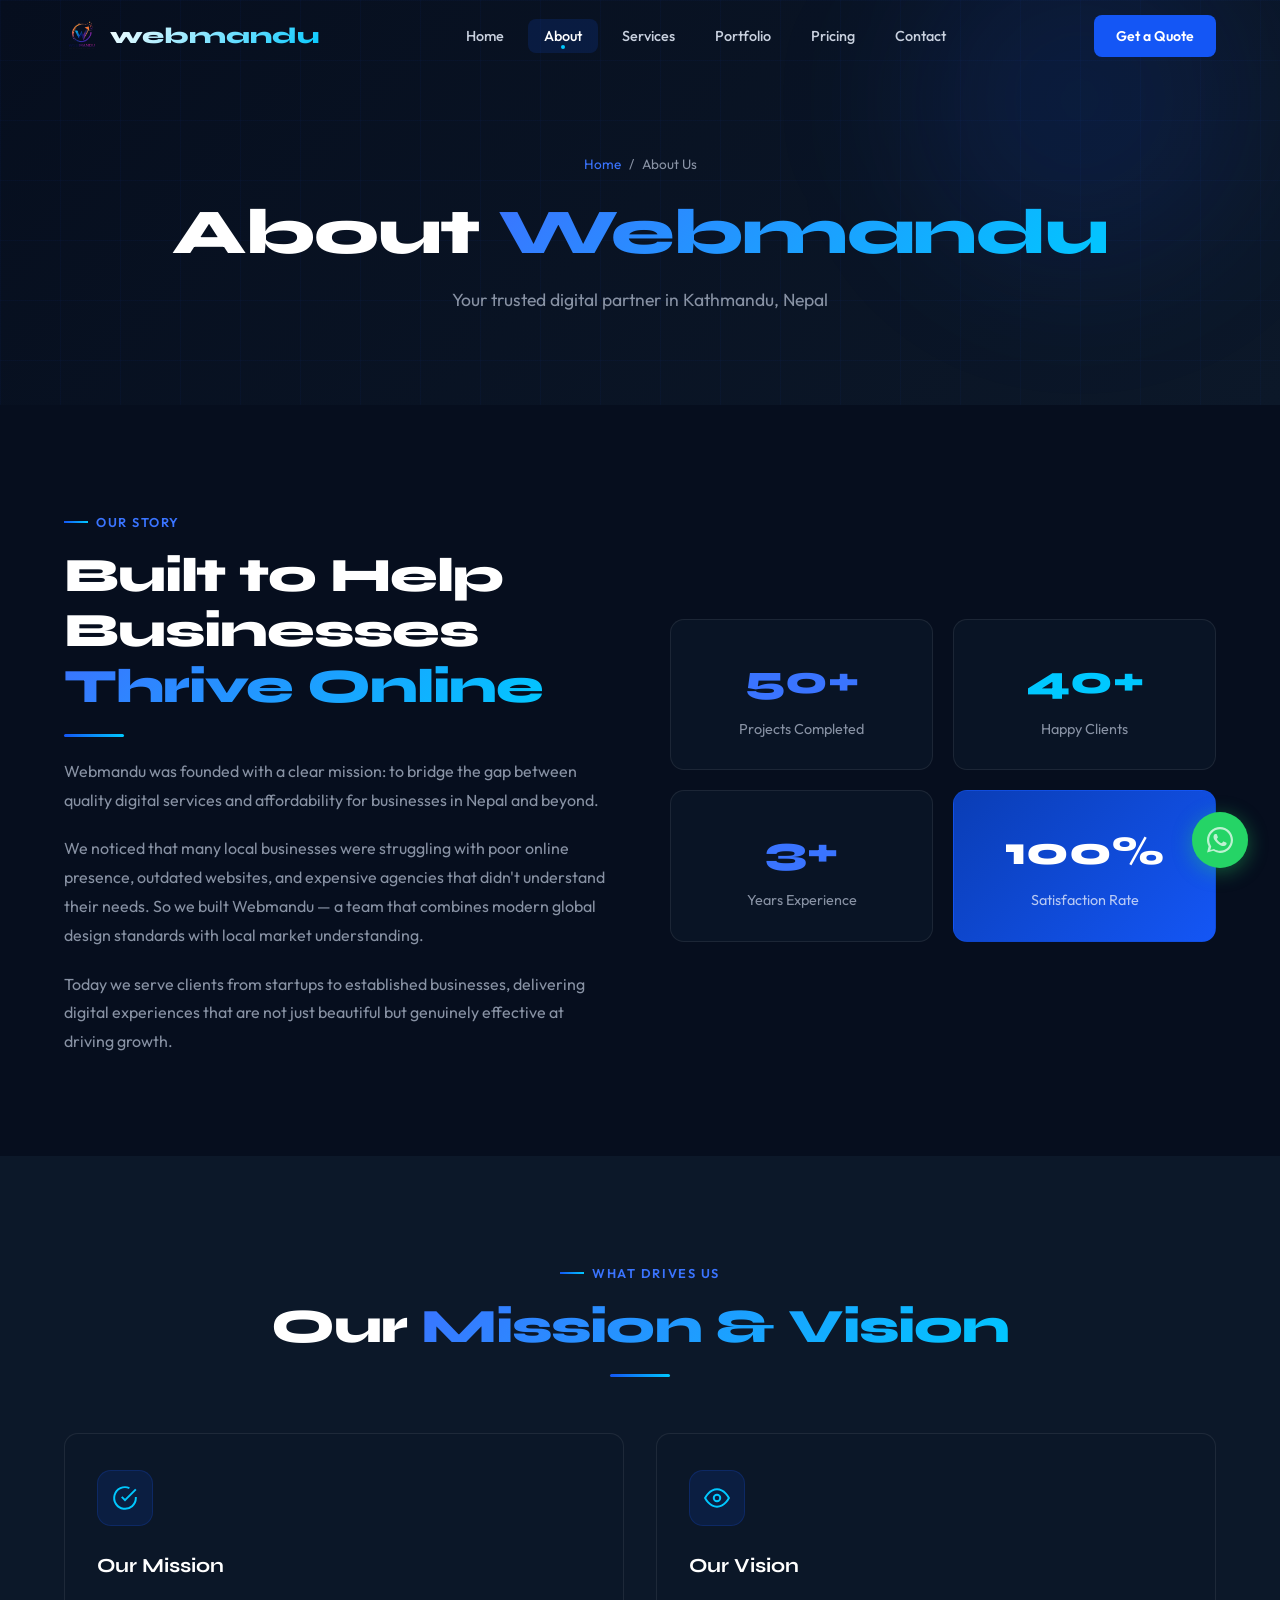
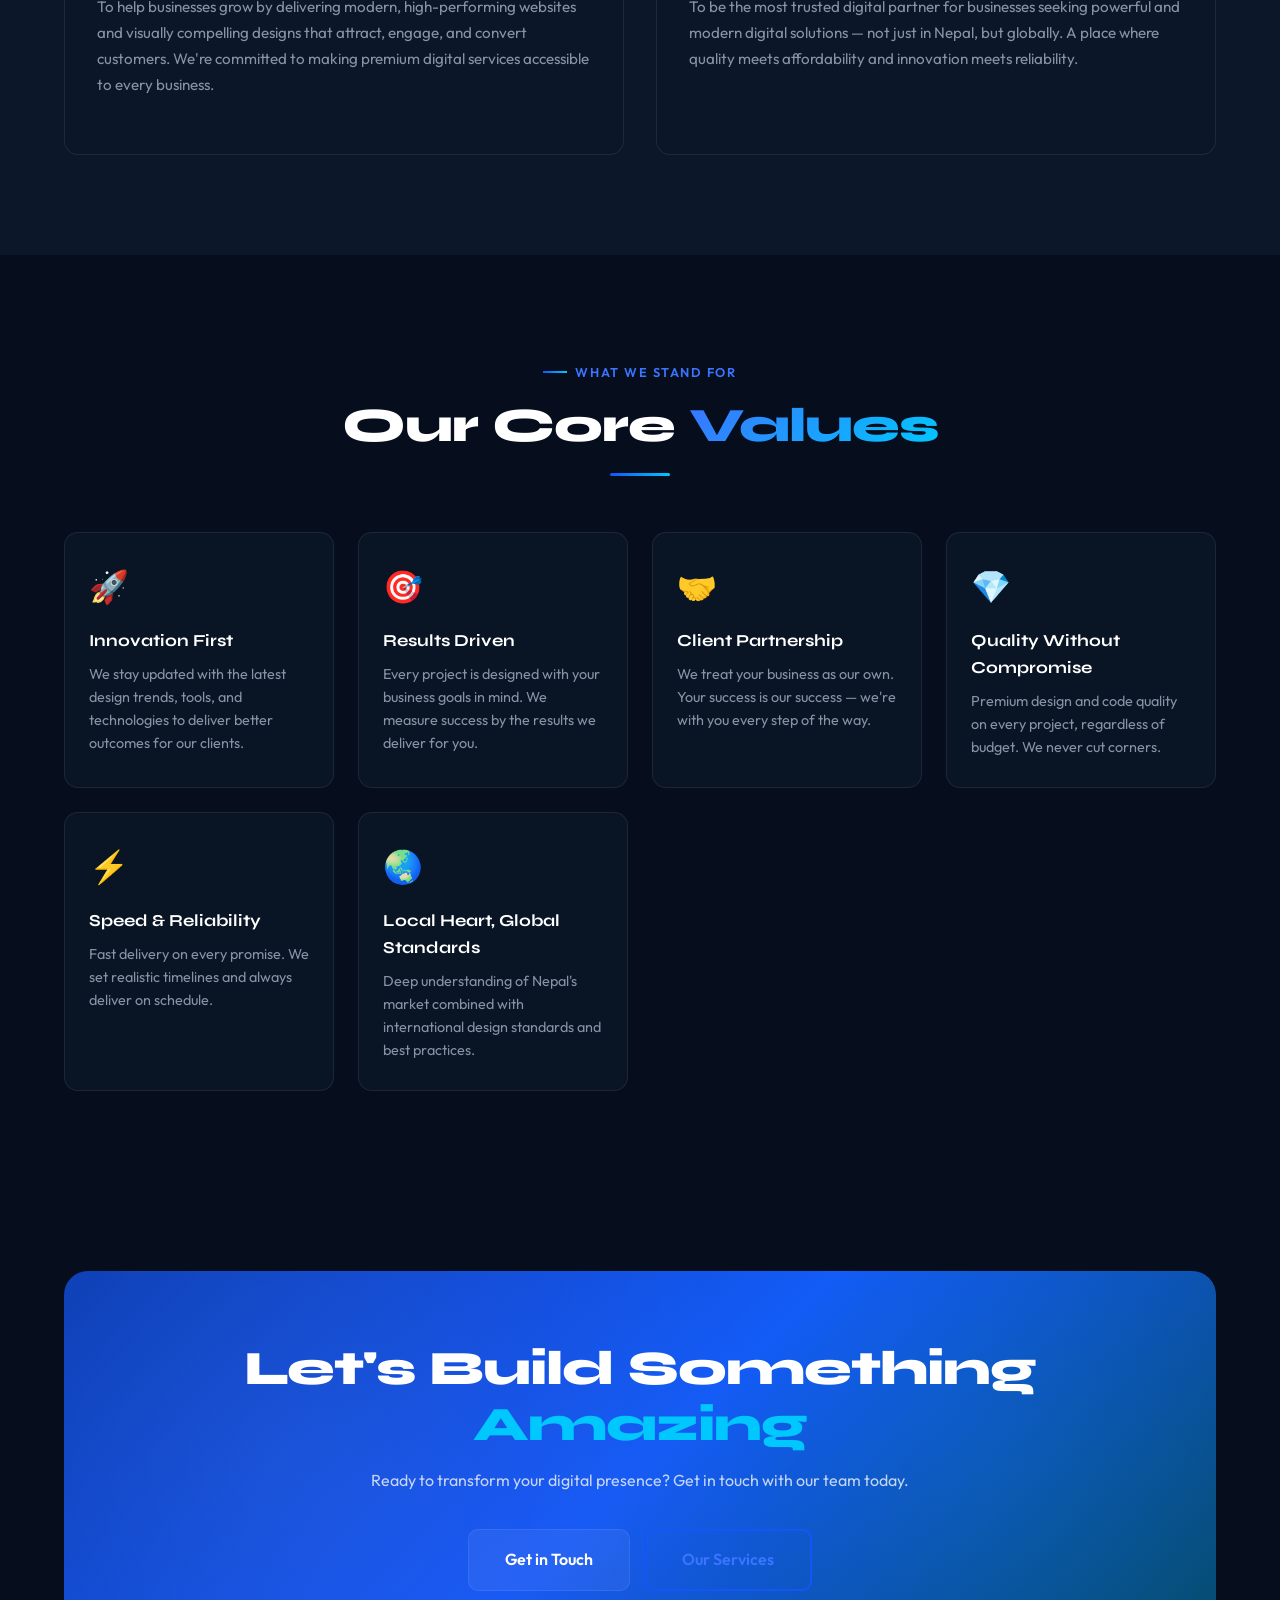
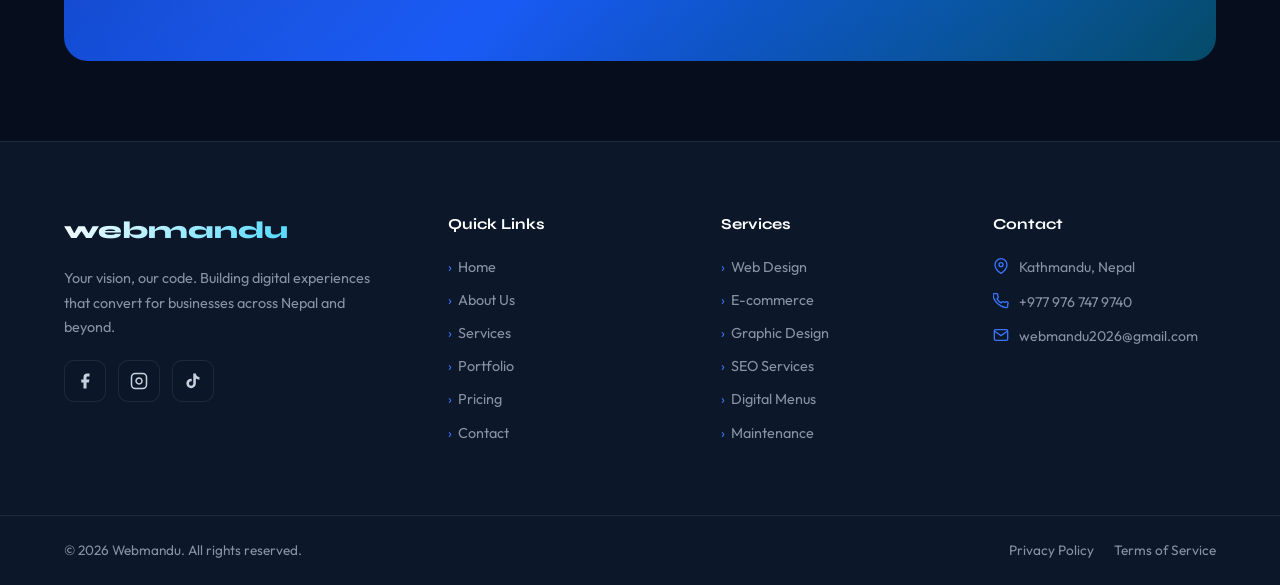
<file: about.html>
<!DOCTYPE html>
<html lang="en">
<head>
  <meta charset="UTF-8" />
  <meta name="viewport" content="width=device-width, initial-scale=1.0" />
  <title>About Us — Webmandu Digital Agency Kathmandu</title>
  <meta name="description" content="Learn about Webmandu — a digital agency based in Kathmandu, Nepal dedicated to delivering modern web design and digital solutions that grow businesses." />
  <link rel="stylesheet" href="css/style.css" />
  <link rel="icon" href="img/logo.png" type="image/png" />
</head>
<body class="page-about">

  <div class="whatsapp-float">
    <span class="whatsapp-tooltip">Chat on WhatsApp</span>
    <a href="https://wa.me/9779767479740?text=Hello%20Webmandu%2C%20I%27m%20interested%20in%20your%20services." target="_blank" class="whatsapp-btn">
      <div class="wa-pulse"></div>
      <svg width="26" height="26" viewBox="0 0 24 24" fill="currentColor"><path d="M17.472 14.382c-.297-.149-1.758-.867-2.03-.967-.273-.099-.471-.148-.67.15-.197.297-.767.966-.94 1.164-.173.199-.347.223-.644.075-.297-.15-1.255-.463-2.39-1.475-.883-.788-1.48-1.761-1.653-2.059-.173-.297-.018-.458.13-.606.134-.133.298-.347.446-.52.149-.174.198-.298.298-.497.099-.198.05-.371-.025-.52-.075-.149-.669-1.612-.916-2.207-.242-.579-.487-.5-.669-.51-.173-.008-.371-.01-.57-.01-.198 0-.52.074-.792.372-.272.297-1.04 1.016-1.04 2.479 0 1.462 1.065 2.875 1.213 3.074.149.198 2.096 3.2 5.077 4.487.709.306 1.262.489 1.694.625.712.227 1.36.195 1.871.118.571-.085 1.758-.719 2.006-1.413.248-.694.248-1.289.173-1.413-.074-.124-.272-.198-.57-.347z"/><path d="M12 0C5.374 0 0 5.373 0 12c0 2.116.55 4.103 1.508 5.83L.054 23.5l5.799-1.48A11.952 11.952 0 0012 24c6.627 0 12-5.373 12-12S18.627 0 12 0zm0 22c-1.885 0-3.647-.496-5.168-1.366l-.37-.22-3.44.877.906-3.338-.24-.387A9.955 9.955 0 012 12C2 6.477 6.477 2 12 2s10 4.477 10 10-4.477 10-10 10z"/></svg>
    </a>
  </div>
  <button class="scroll-top"><svg width="18" height="18" viewBox="0 0 24 24" fill="none" stroke="currentColor" stroke-width="2.5"><path d="M18 15l-6-6-6 6"/></svg></button>

  <nav id="navbar">
    <a href="index.html" class="nav-logo">
      <img src="img/logo.png" alt="Webmandu" onerror="this.style.display='none'"/>
      <span class="nav-logo-text">webmandu</span>
    </a>
    <ul class="nav-links">
      <li><a href="index.html">Home</a></li>
      <li><a href="about.html" class="active">About</a></li>
      <li><a href="services.html">Services</a></li>
      <li><a href="portfolio.html">Portfolio</a></li>
      <li><a href="pricing.html">Pricing</a></li>
      <li><a href="contact.html">Contact</a></li>
    </ul>
    <div class="nav-cta">
      <a href="https://wa.me/9779767479740?text=Hello%20Webmandu%2C%20I%20want%20a%20quote." target="_blank" class="btn-nav">Get a Quote</a>
    </div>
    <button class="hamburger"><span></span><span></span><span></span></button>
  </nav>
  <div class="mobile-menu">
    <a href="index.html">Home</a>
    <a href="about.html" class="active">About</a>
    <a href="services.html">Services</a>
    <a href="portfolio.html">Portfolio</a>
    <a href="pricing.html">Pricing</a>
    <a href="contact.html">Contact</a>
    <a href="https://wa.me/9779767479740" target="_blank" class="btn-nav">Get a Quote</a>
  </div>

  <!-- Page Hero -->
  <div class="page-hero">
    <div class="page-hero-bg"></div>
    <div class="page-hero-orb"></div>
    <div class="hero-grid"></div>
    <div class="page-hero-content">
      <div class="breadcrumb"><a href="index.html">Home</a><span>/</span><span>About Us</span></div>
      <h1 class="section-heading" style="font-size:clamp(2.4rem,5vw,4rem);">About <span class="gradient-text">Webmandu</span></h1>
      <p style="color:var(--grey);max-width:560px;margin:16px auto 0;font-size:1.1rem;">Your trusted digital partner in Kathmandu, Nepal</p>
    </div>
  </div>

  <!-- Mission & Vision -->
  <section style="padding: 100px 5%;">
    <div class="section-inner">
      <div style="display:grid;grid-template-columns:1fr 1fr;gap:60px;align-items:center;">
        <div class="reveal">
          <div class="section-tag">Our Story</div>
          <h2 class="section-heading">Built to Help Businesses <span class="gradient-text">Thrive Online</span></h2>
          <div class="divider"></div>
          <p style="color:var(--grey);margin-bottom:20px;line-height:1.8;">Webmandu was founded with a clear mission: to bridge the gap between quality digital services and affordability for businesses in Nepal and beyond.</p>
          <p style="color:var(--grey);margin-bottom:20px;line-height:1.8;">We noticed that many local businesses were struggling with poor online presence, outdated websites, and expensive agencies that didn't understand their needs. So we built Webmandu — a team that combines modern global design standards with local market understanding.</p>
          <p style="color:var(--grey);line-height:1.8;">Today we serve clients from startups to established businesses, delivering digital experiences that are not just beautiful but genuinely effective at driving growth.</p>
        </div>
        <div class="reveal reveal-delay-2">
          <div style="display:grid;grid-template-columns:1fr 1fr;gap:20px;">
            <div style="background:var(--card-bg);border:1px solid var(--border);border-radius:var(--radius);padding:28px;text-align:center;">
              <div style="font-family:var(--font-heading);font-size:2.5rem;font-weight:800;color:var(--blue-light);">50+</div>
              <div style="font-size:0.9rem;color:var(--grey);margin-top:6px;">Projects Completed</div>
            </div>
            <div style="background:var(--card-bg);border:1px solid var(--border);border-radius:var(--radius);padding:28px;text-align:center;">
              <div style="font-family:var(--font-heading);font-size:2.5rem;font-weight:800;color:var(--cyan);">40+</div>
              <div style="font-size:0.9rem;color:var(--grey);margin-top:6px;">Happy Clients</div>
            </div>
            <div style="background:var(--card-bg);border:1px solid var(--border);border-radius:var(--radius);padding:28px;text-align:center;">
              <div style="font-family:var(--font-heading);font-size:2.5rem;font-weight:800;color:var(--blue-light);">3+</div>
              <div style="font-size:0.9rem;color:var(--grey);margin-top:6px;">Years Experience</div>
            </div>
            <div style="background:linear-gradient(135deg,var(--blue-dark),var(--blue));border-radius:var(--radius);padding:28px;text-align:center;border:1px solid rgba(20,86,245,0.3);">
              <div style="font-family:var(--font-heading);font-size:2.5rem;font-weight:800;color:#fff;">100%</div>
              <div style="font-size:0.9rem;color:rgba(255,255,255,0.7);margin-top:6px;">Satisfaction Rate</div>
            </div>
          </div>
        </div>
      </div>
    </div>
  </section>

  <!-- Mission / Vision -->
  <section style="background:var(--dark-2);padding:100px 5%;">
    <div class="section-inner">
      <div class="section-header centered reveal">
        <div class="section-tag">What Drives Us</div>
        <h2 class="section-heading">Our <span class="gradient-text">Mission & Vision</span></h2>
        <div class="divider center"></div>
      </div>
      <div style="display:grid;grid-template-columns:1fr 1fr;gap:32px;">
        <div class="service-card reveal reveal-delay-1">
          <div class="service-icon">
            <svg width="26" height="26" viewBox="0 0 24 24" fill="none" stroke="currentColor" stroke-width="1.8"><path d="M22 11.08V12a10 10 0 11-5.93-9.14"/><polyline points="22 4 12 14.01 9 11.01"/></svg>
          </div>
          <h3 class="service-title">Our Mission</h3>
          <p class="service-desc">To help businesses grow by delivering modern, high-performing websites and visually compelling designs that attract, engage, and convert customers. We're committed to making premium digital services accessible to every business.</p>
        </div>
        <div class="service-card reveal reveal-delay-2">
          <div class="service-icon">
            <svg width="26" height="26" viewBox="0 0 24 24" fill="none" stroke="currentColor" stroke-width="1.8"><path d="M1 12s4-8 11-8 11 8 11 8-4 8-11 8-11-8-11-8z"/><circle cx="12" cy="12" r="3"/></svg>
          </div>
          <h3 class="service-title">Our Vision</h3>
          <p class="service-desc">To be the most trusted digital partner for businesses seeking powerful and modern digital solutions — not just in Nepal, but globally. A place where quality meets affordability and innovation meets reliability.</p>
        </div>
      </div>
    </div>
  </section>

  <!-- Core Values -->
  <section style="padding:100px 5%;">
    <div class="section-inner">
      <div class="section-header centered reveal">
        <div class="section-tag">What We Stand For</div>
        <h2 class="section-heading">Our Core <span class="gradient-text">Values</span></h2>
        <div class="divider center"></div>
      </div>
      <div class="values-grid">
        <div class="value-card reveal reveal-delay-1">
          <div class="value-icon">🚀</div>
          <h3 class="value-title">Innovation First</h3>
          <p class="value-desc">We stay updated with the latest design trends, tools, and technologies to deliver better outcomes for our clients.</p>
        </div>
        <div class="value-card reveal reveal-delay-2">
          <div class="value-icon">🎯</div>
          <h3 class="value-title">Results Driven</h3>
          <p class="value-desc">Every project is designed with your business goals in mind. We measure success by the results we deliver for you.</p>
        </div>
        <div class="value-card reveal reveal-delay-3">
          <div class="value-icon">🤝</div>
          <h3 class="value-title">Client Partnership</h3>
          <p class="value-desc">We treat your business as our own. Your success is our success — we're with you every step of the way.</p>
        </div>
        <div class="value-card reveal reveal-delay-1">
          <div class="value-icon">💎</div>
          <h3 class="value-title">Quality Without Compromise</h3>
          <p class="value-desc">Premium design and code quality on every project, regardless of budget. We never cut corners.</p>
        </div>
        <div class="value-card reveal reveal-delay-2">
          <div class="value-icon">⚡</div>
          <h3 class="value-title">Speed & Reliability</h3>
          <p class="value-desc">Fast delivery on every promise. We set realistic timelines and always deliver on schedule.</p>
        </div>
        <div class="value-card reveal reveal-delay-3">
          <div class="value-icon">🌏</div>
          <h3 class="value-title">Local Heart, Global Standards</h3>
          <p class="value-desc">Deep understanding of Nepal's market combined with international design standards and best practices.</p>
        </div>
      </div>
    </div>
  </section>

  <!-- CTA -->
  <section class="cta-section">
    <div class="cta-inner reveal">
      <h2 class="section-heading">Let's Build Something <span style="color:var(--cyan)">Amazing</span></h2>
      <p>Ready to transform your digital presence? Get in touch with our team today.</p>
      <div class="cta-buttons">
        <a href="contact.html" class="btn btn-secondary btn-lg">Get in Touch</a>
        <a href="services.html" class="btn btn-outline btn-lg">Our Services</a>
      </div>
    </div>
  </section>

  <!-- Footer -->
  <footer>
    <div class="footer-main">
      <div class="footer-brand">
        <span class="nav-logo-text">webmandu</span>
        <p>Your vision, our code. Building digital experiences that convert for businesses across Nepal and beyond.</p>
        <div class="social-links">
          <a href="https://www.facebook.com/profile.php?id=61573263243224" target="_blank" class="social-link"><svg width="18" height="18" viewBox="0 0 24 24" fill="currentColor"><path d="M18 2h-3a5 5 0 00-5 5v3H7v4h3v8h4v-8h3l1-4h-4V7a1 1 0 011-1h3z"/></svg></a>
          <a href="https://www.instagram.com/webmandu" target="_blank" class="social-link"><svg width="18" height="18" viewBox="0 0 24 24" fill="none" stroke="currentColor" stroke-width="2"><rect x="2" y="2" width="20" height="20" rx="5"/><path d="M16 11.37A4 4 0 1112.63 8 4 4 0 0116 11.37z"/><line x1="17.5" y1="6.5" x2="17.51" y2="6.5"/></svg></a>
          <a href="https://www.tiktok.com/@webmandu" target="_blank" class="social-link"><svg width="18" height="18" viewBox="0 0 24 24" fill="currentColor"><path d="M19.59 6.69a4.83 4.83 0 01-3.77-4.25V2h-3.45v13.67a2.89 2.89 0 01-2.88 2.5 2.89 2.89 0 01-2.89-2.89 2.89 2.89 0 012.89-2.89c.28 0 .54.04.79.1V9.01a6.33 6.33 0 00-.79-.05 6.34 6.34 0 00-6.34 6.34 6.34 6.34 0 006.34 6.34 6.34 6.34 0 006.33-6.34V8.67a8.18 8.18 0 004.78 1.52V6.73a4.85 4.85 0 01-1.01-.04z"/></svg></a>
        </div>
      </div>
      <div><h4 class="footer-heading">Quick Links</h4><ul class="footer-links"><li><a href="index.html">Home</a></li><li><a href="about.html">About Us</a></li><li><a href="services.html">Services</a></li><li><a href="portfolio.html">Portfolio</a></li><li><a href="pricing.html">Pricing</a></li><li><a href="contact.html">Contact</a></li></ul></div>
      <div><h4 class="footer-heading">Services</h4><ul class="footer-links"><li><a href="services.html">Web Design</a></li><li><a href="services.html">E-commerce</a></li><li><a href="services.html">Graphic Design</a></li><li><a href="services.html">SEO Services</a></li><li><a href="services.html">Digital Menus</a></li><li><a href="services.html">Maintenance</a></li></ul></div>
      <div><h4 class="footer-heading">Contact</h4>
        <div class="footer-contact-item"><svg width="16" height="16" viewBox="0 0 24 24" fill="none" stroke="currentColor" stroke-width="2"><path d="M21 10c0 7-9 13-9 13s-9-6-9-13a9 9 0 0118 0z"/><circle cx="12" cy="10" r="3"/></svg><span>Kathmandu, Nepal</span></div>
        <div class="footer-contact-item"><svg width="16" height="16" viewBox="0 0 24 24" fill="none" stroke="currentColor" stroke-width="2"><path d="M22 16.92v3a2 2 0 01-2.18 2 19.79 19.79 0 01-8.63-3.07A19.5 19.5 0 013.07 11.5 19.79 19.79 0 01.076 2.83 2 2 0 012 .84h3a2 2 0 012 1.72c.127.96.361 1.903.7 2.81a2 2 0 01-.45 2.11L6.09 8.91a16 16 0 006 6l1.27-1.27a2 2 0 012.11-.45c.907.339 1.85.573 2.81.7A2 2 0 0122 16.92z"/></svg><a href="tel:+9779767479740">+977 976 747 9740</a></div>
        <div class="footer-contact-item"><svg width="16" height="16" viewBox="0 0 24 24" fill="none" stroke="currentColor" stroke-width="2"><path d="M4 4h16c1.1 0 2 .9 2 2v12c0 1.1-.9 2-2 2H4c-1.1 0-2-.9-2-2V6c0-1.1.9-2 2-2z"/><polyline points="22,6 12,13 2,6"/></svg><a href="mailto:webmandu2026@gmail.com">webmandu2026@gmail.com</a></div>
      </div>
    </div>
    <div class="footer-bottom" style="max-width:100%;padding:24px 5%;">
      <p>© 2026 Webmandu. All rights reserved.</p>
      <div class="footer-bottom-links"><a href="#">Privacy Policy</a><a href="#">Terms of Service</a></div>
    </div>
  </footer>

  <script src="js/main.js"></script>
</body>
</html>
</file>
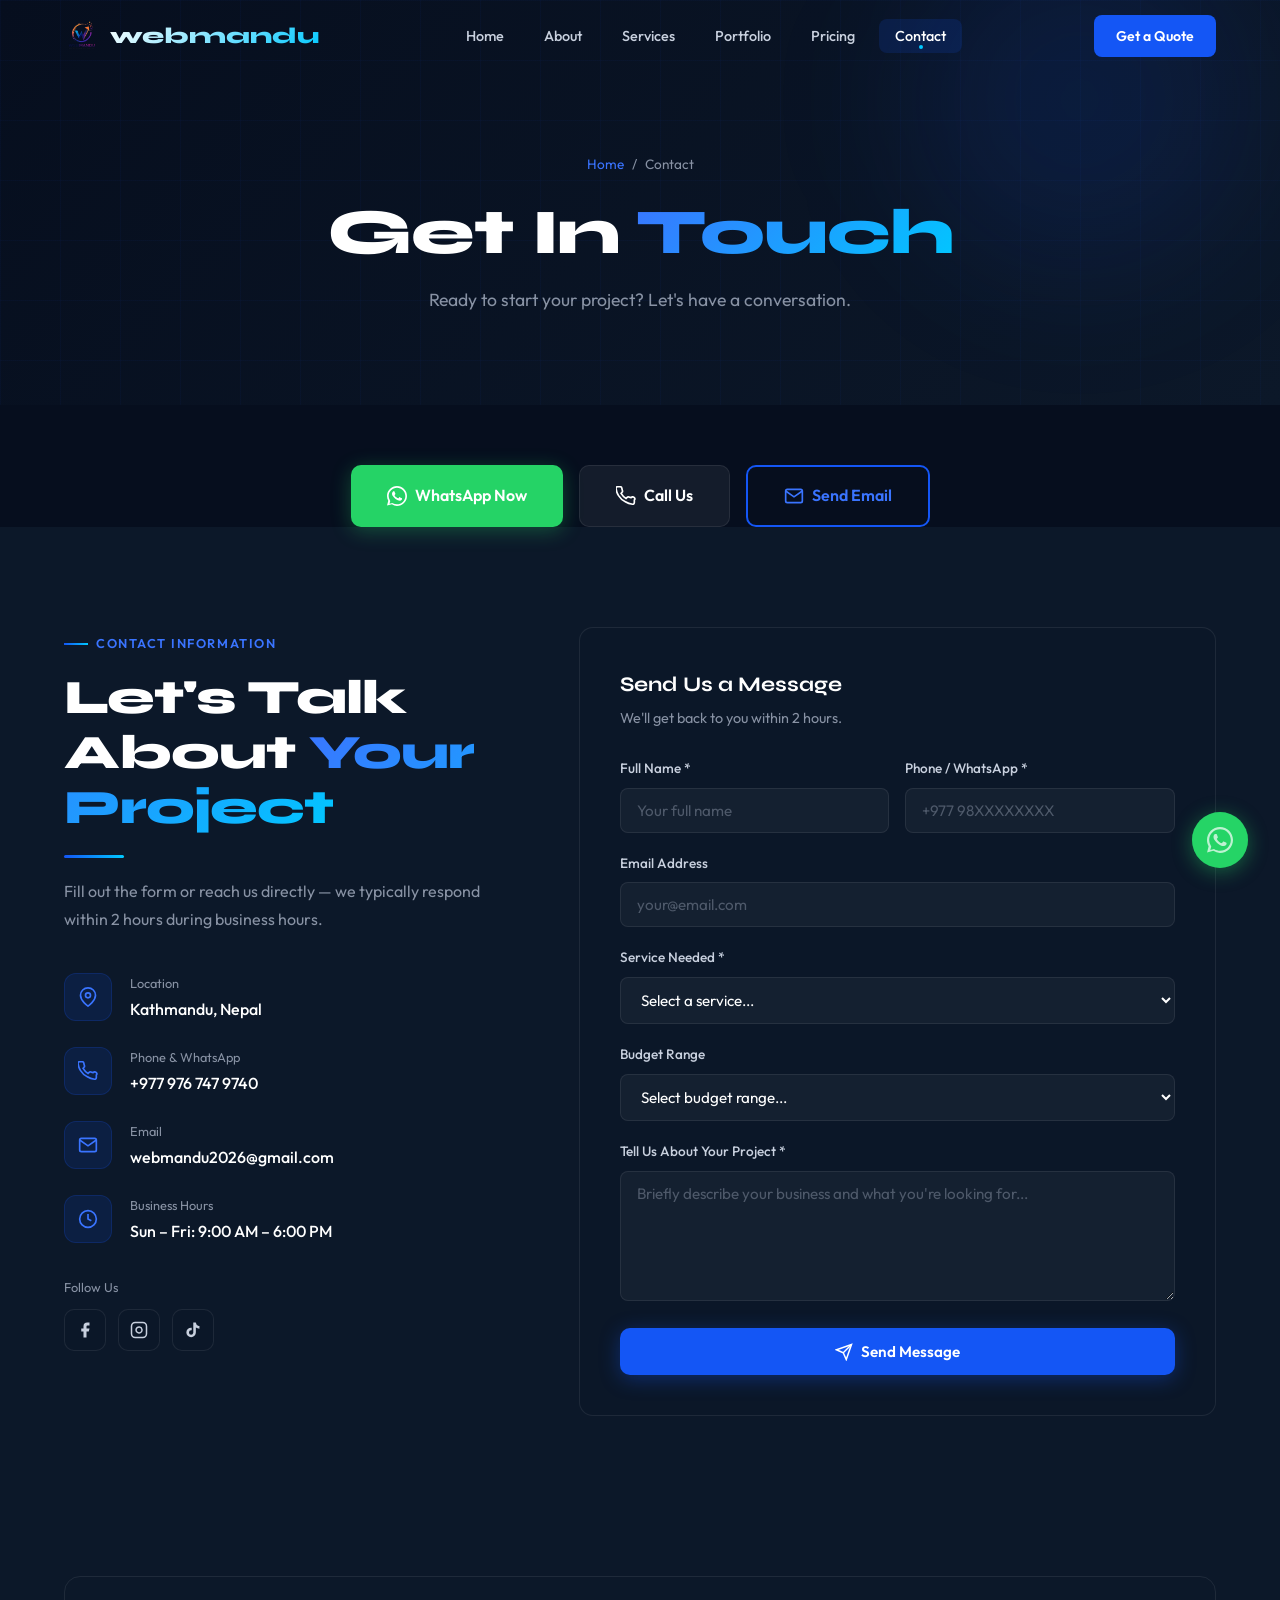
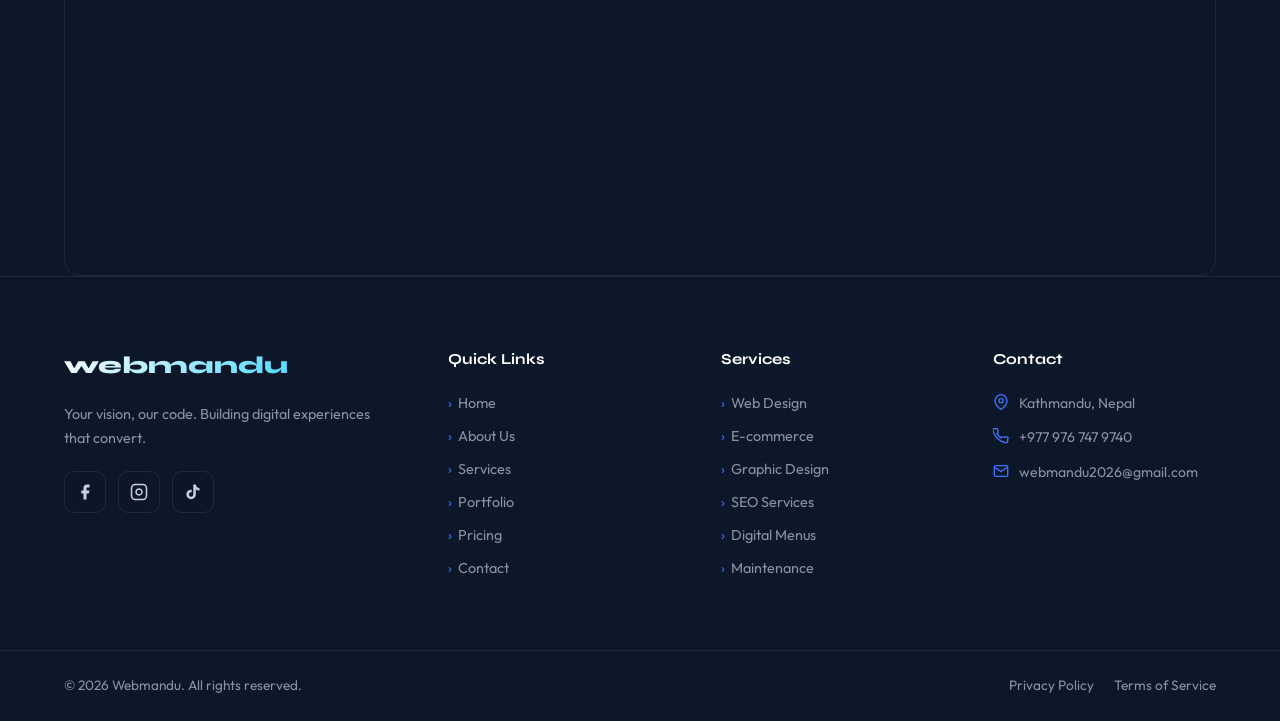
<file: contact.html>
<!DOCTYPE html>
<html lang="en">
<head>
  <meta charset="UTF-8" />
  <meta name="viewport" content="width=device-width, initial-scale=1.0" />
  <title>Contact — Webmandu | Get in Touch for Web Design Kathmandu</title>
  <meta name="description" content="Contact Webmandu for web design, graphic design and digital agency services in Kathmandu, Nepal. WhatsApp, email or fill out our contact form." />
  <link rel="stylesheet" href="css/style.css" />
  <link rel="icon" href="img/logo.png" type="image/png" />
</head>
<body class="page-contact">

  <div class="whatsapp-float">
    <span class="whatsapp-tooltip">Chat on WhatsApp</span>
    <a href="https://wa.me/9779767479740?text=Hello%20Webmandu%2C%20I%27m%20interested%20in%20your%20services." target="_blank" class="whatsapp-btn">
      <div class="wa-pulse"></div>
      <svg width="26" height="26" viewBox="0 0 24 24" fill="currentColor"><path d="M17.472 14.382c-.297-.149-1.758-.867-2.03-.967-.273-.099-.471-.148-.67.15-.197.297-.767.966-.94 1.164-.173.199-.347.223-.644.075-.297-.15-1.255-.463-2.39-1.475-.883-.788-1.48-1.761-1.653-2.059-.173-.297-.018-.458.13-.606.134-.133.298-.347.446-.52.149-.174.198-.298.298-.497.099-.198.05-.371-.025-.52-.075-.149-.669-1.612-.916-2.207-.242-.579-.487-.5-.669-.51-.173-.008-.371-.01-.57-.01-.198 0-.52.074-.792.372-.272.297-1.04 1.016-1.04 2.479 0 1.462 1.065 2.875 1.213 3.074.149.198 2.096 3.2 5.077 4.487.709.306 1.262.489 1.694.625.712.227 1.36.195 1.871.118.571-.085 1.758-.719 2.006-1.413.248-.694.248-1.289.173-1.413-.074-.124-.272-.198-.57-.347z"/><path d="M12 0C5.374 0 0 5.373 0 12c0 2.116.55 4.103 1.508 5.83L.054 23.5l5.799-1.48A11.952 11.952 0 0012 24c6.627 0 12-5.373 12-12S18.627 0 12 0zm0 22c-1.885 0-3.647-.496-5.168-1.366l-.37-.22-3.44.877.906-3.338-.24-.387A9.955 9.955 0 012 12C2 6.477 6.477 2 12 2s10 4.477 10 10-4.477 10-10 10z"/></svg>
    </a>
  </div>
  <button class="scroll-top"><svg width="18" height="18" viewBox="0 0 24 24" fill="none" stroke="currentColor" stroke-width="2.5"><path d="M18 15l-6-6-6 6"/></svg></button>

  <nav id="navbar">
    <a href="index.html" class="nav-logo">
      <img src="img/logo.png" alt="Webmandu" onerror="this.style.display='none'"/>
      <span class="nav-logo-text">webmandu</span>
    </a>
    <ul class="nav-links">
      <li><a href="index.html">Home</a></li>
      <li><a href="about.html">About</a></li>
      <li><a href="services.html">Services</a></li>
      <li><a href="portfolio.html">Portfolio</a></li>
      <li><a href="pricing.html">Pricing</a></li>
      <li><a href="contact.html" class="active">Contact</a></li>
    </ul>
    <div class="nav-cta"><a href="https://wa.me/9779767479740?text=Hello%20Webmandu%2C%20I%20want%20a%20quote." target="_blank" class="btn-nav">Get a Quote</a></div>
    <button class="hamburger"><span></span><span></span><span></span></button>
  </nav>
  <div class="mobile-menu">
    <a href="index.html">Home</a><a href="about.html">About</a><a href="services.html">Services</a><a href="portfolio.html">Portfolio</a><a href="pricing.html">Pricing</a><a href="contact.html" class="active">Contact</a>
    <a href="https://wa.me/9779767479740" target="_blank" class="btn-nav">Get a Quote</a>
  </div>

  <div class="page-hero">
    <div class="page-hero-bg"></div>
    <div class="page-hero-orb"></div>
    <div class="hero-grid"></div>
    <div class="page-hero-content">
      <div class="breadcrumb"><a href="index.html">Home</a><span>/</span><span>Contact</span></div>
      <h1 class="section-heading" style="font-size:clamp(2.4rem,5vw,4rem);">Get In <span class="gradient-text">Touch</span></h1>
      <p style="color:var(--grey);max-width:560px;margin:16px auto 0;font-size:1.1rem;">Ready to start your project? Let's have a conversation.</p>
    </div>
  </div>

  <!-- Quick Contact Buttons -->
  <section style="padding:60px 5% 0;">
    <div class="section-inner">
      <div style="display:flex;gap:16px;justify-content:center;flex-wrap:wrap;" class="reveal">
        <a href="https://wa.me/9779767479740?text=Hello%20Webmandu%2C%20I%27d%20like%20to%20start%20a%20project." target="_blank" class="btn btn-whatsapp btn-lg">
          <svg width="20" height="20" viewBox="0 0 24 24" fill="currentColor"><path d="M17.472 14.382c-.297-.149-1.758-.867-2.03-.967-.273-.099-.471-.148-.67.15-.197.297-.767.966-.94 1.164-.173.199-.347.223-.644.075-.297-.15-1.255-.463-2.39-1.475-.883-.788-1.48-1.761-1.653-2.059-.173-.297-.018-.458.13-.606.134-.133.298-.347.446-.52.149-.174.198-.298.298-.497.099-.198.05-.371-.025-.52-.075-.149-.669-1.612-.916-2.207-.242-.579-.487-.5-.669-.51-.173-.008-.371-.01-.57-.01-.198 0-.52.074-.792.372-.272.297-1.04 1.016-1.04 2.479 0 1.462 1.065 2.875 1.213 3.074.149.198 2.096 3.2 5.077 4.487.709.306 1.262.489 1.694.625.712.227 1.36.195 1.871.118.571-.085 1.758-.719 2.006-1.413.248-.694.248-1.289.173-1.413-.074-.124-.272-.198-.57-.347z"/><path d="M12 0C5.374 0 0 5.373 0 12c0 2.116.55 4.103 1.508 5.83L.054 23.5l5.799-1.48A11.952 11.952 0 0012 24c6.627 0 12-5.373 12-12S18.627 0 12 0zm0 22c-1.885 0-3.647-.496-5.168-1.366l-.37-.22-3.44.877.906-3.338-.24-.387A9.955 9.955 0 012 12C2 6.477 6.477 2 12 2s10 4.477 10 10-4.477 10-10 10z"/></svg>
          WhatsApp Now
        </a>
        <a href="tel:+9779767479740" class="btn btn-secondary btn-lg">
          <svg width="20" height="20" viewBox="0 0 24 24" fill="none" stroke="currentColor" stroke-width="2"><path d="M22 16.92v3a2 2 0 01-2.18 2 19.79 19.79 0 01-8.63-3.07A19.5 19.5 0 013.07 11.5a19.79 19.79 0 01-3.07-8.67A2 2 0 012 .84h3a2 2 0 012 1.72c.127.96.361 1.903.7 2.81a2 2 0 01-.45 2.11L6.09 8.91a16 16 0 006 6l1.27-1.27a2 2 0 012.11-.45c.907.339 1.85.573 2.81.7A2 2 0 0122 16.92z"/></svg>
          Call Us
        </a>
        <a href="mailto:webmandu2026@gmail.com" class="btn btn-outline btn-lg">
          <svg width="20" height="20" viewBox="0 0 24 24" fill="none" stroke="currentColor" stroke-width="2"><path d="M4 4h16c1.1 0 2 .9 2 2v12c0 1.1-.9 2-2 2H4c-1.1 0-2-.9-2-2V6c0-1.1.9-2 2-2z"/><polyline points="22,6 12,13 2,6"/></svg>
          Send Email
        </a>
      </div>
    </div>
  </section>

  <!-- Contact Section -->
  <section class="contact-section">
    <div class="section-inner">
      <div class="contact-grid">
        <!-- Contact Info -->
        <div class="reveal">
          <div class="section-tag">Contact Information</div>
          <h2 class="section-heading">Let's Talk About <span class="gradient-text">Your Project</span></h2>
          <div class="divider"></div>
          <p style="color:var(--grey);margin-bottom:40px;line-height:1.7;">Fill out the form or reach us directly — we typically respond within 2 hours during business hours.</p>

          <div class="contact-info">
            <div class="contact-block">
              <div class="contact-icon"><svg width="20" height="20" viewBox="0 0 24 24" fill="none" stroke="currentColor" stroke-width="2"><path d="M21 10c0 7-9 13-9 13s-9-6-9-13a9 9 0 0118 0z"/><circle cx="12" cy="10" r="3"/></svg></div>
              <div>
                <div class="contact-label">Location</div>
                <div class="contact-value">Kathmandu, Nepal</div>
              </div>
            </div>
            <div class="contact-block">
              <div class="contact-icon"><svg width="20" height="20" viewBox="0 0 24 24" fill="none" stroke="currentColor" stroke-width="2"><path d="M22 16.92v3a2 2 0 01-2.18 2 19.79 19.79 0 01-8.63-3.07A19.5 19.5 0 013.07 11.5a19.79 19.79 0 01-3.07-8.67A2 2 0 012 .84h3a2 2 0 012 1.72c.127.96.361 1.903.7 2.81a2 2 0 01-.45 2.11L6.09 8.91a16 16 0 006 6l1.27-1.27a2 2 0 012.11-.45c.907.339 1.85.573 2.81.7A2 2 0 0122 16.92z"/></svg></div>
              <div>
                <div class="contact-label">Phone & WhatsApp</div>
                <div class="contact-value"><a href="tel:+9779767479740">+977 976 747 9740</a></div>
              </div>
            </div>
            <div class="contact-block">
              <div class="contact-icon"><svg width="20" height="20" viewBox="0 0 24 24" fill="none" stroke="currentColor" stroke-width="2"><path d="M4 4h16c1.1 0 2 .9 2 2v12c0 1.1-.9 2-2 2H4c-1.1 0-2-.9-2-2V6c0-1.1.9-2 2-2z"/><polyline points="22,6 12,13 2,6"/></svg></div>
              <div>
                <div class="contact-label">Email</div>
                <div class="contact-value"><a href="mailto:webmandu2026@gmail.com">webmandu2026@gmail.com</a></div>
              </div>
            </div>
            <div class="contact-block">
              <div class="contact-icon"><svg width="20" height="20" viewBox="0 0 24 24" fill="none" stroke="currentColor" stroke-width="2"><circle cx="12" cy="12" r="10"/><polyline points="12 6 12 12 16 14"/></svg></div>
              <div>
                <div class="contact-label">Business Hours</div>
                <div class="contact-value">Sun – Fri: 9:00 AM – 6:00 PM</div>
              </div>
            </div>
          </div>

          <div style="margin-top:32px;">
            <div class="contact-label" style="margin-bottom:12px;">Follow Us</div>
            <div class="social-links">
              <a href="https://www.facebook.com/profile.php?id=61573263243224" target="_blank" class="social-link" title="Facebook">
                <svg width="18" height="18" viewBox="0 0 24 24" fill="currentColor"><path d="M18 2h-3a5 5 0 00-5 5v3H7v4h3v8h4v-8h3l1-4h-4V7a1 1 0 011-1h3z"/></svg>
              </a>
              <a href="https://www.instagram.com/webmandu" target="_blank" class="social-link" title="Instagram">
                <svg width="18" height="18" viewBox="0 0 24 24" fill="none" stroke="currentColor" stroke-width="2"><rect x="2" y="2" width="20" height="20" rx="5"/><path d="M16 11.37A4 4 0 1112.63 8 4 4 0 0116 11.37z"/><line x1="17.5" y1="6.5" x2="17.51" y2="6.5"/></svg>
              </a>
              <a href="https://www.tiktok.com/@webmandu" target="_blank" class="social-link" title="TikTok">
                <svg width="18" height="18" viewBox="0 0 24 24" fill="currentColor"><path d="M19.59 6.69a4.83 4.83 0 01-3.77-4.25V2h-3.45v13.67a2.89 2.89 0 01-2.88 2.5 2.89 2.89 0 01-2.89-2.89 2.89 2.89 0 012.89-2.89c.28 0 .54.04.79.1V9.01a6.33 6.33 0 00-.79-.05 6.34 6.34 0 00-6.34 6.34 6.34 6.34 0 006.34 6.34 6.34 6.34 0 006.33-6.34V8.67a8.18 8.18 0 004.78 1.52V6.73a4.85 4.85 0 01-1.01-.04z"/></svg>
              </a>
            </div>
          </div>
        </div>

        <!-- Contact Form -->
        <div class="contact-form-wrap reveal reveal-delay-2">
          <h3 style="font-family:var(--font-heading);font-size:1.3rem;font-weight:700;margin-bottom:6px;">Send Us a Message</h3>
          <p style="color:var(--grey);font-size:0.9rem;margin-bottom:28px;">We'll get back to you within 2 hours.</p>

          <form id="contact-form" novalidate>
            <div class="form-row">
              <div class="form-group">
                <label for="name">Full Name *</label>
                <input type="text" id="name" name="name" class="form-control" placeholder="Your full name" required />
              </div>
              <div class="form-group">
                <label for="phone">Phone / WhatsApp *</label>
                <input type="tel" id="phone" name="phone" class="form-control" placeholder="+977 98XXXXXXXX" required />
              </div>
            </div>
            <div class="form-group">
              <label for="email">Email Address</label>
              <input type="email" id="email" name="email" class="form-control" placeholder="your@email.com" />
            </div>
            <div class="form-group">
              <label for="service">Service Needed *</label>
              <select id="service" name="service" class="form-control" required>
                <option value="" disabled selected>Select a service...</option>
                <option>Business Website</option>
                <option>E-commerce Website</option>
                <option>Landing Page</option>
                <option>Logo Design</option>
                <option>Social Media Graphics</option>
                <option>Digital Menu</option>
                <option>SEO Services</option>
                <option>Website Maintenance</option>
                <option>Other / Not Sure</option>
              </select>
            </div>
            <div class="form-group">
              <label for="budget">Budget Range</label>
              <select id="budget" name="budget" class="form-control">
                <option value="" disabled selected>Select budget range...</option>
                <option>NPR 9,999 – 14,999 (Starter)</option>
                <option>NPR 25,000 – 45,000 (Standard)</option>
                <option>NPR 75,000 – 1,00,000 (Premium)</option>
                <option>Custom / Discuss</option>
              </select>
            </div>
            <div class="form-group">
              <label for="message">Tell Us About Your Project *</label>
              <textarea id="message" name="message" class="form-control" placeholder="Briefly describe your business and what you're looking for..." required></textarea>
            </div>
            <button type="submit" class="btn btn-primary submit-btn" style="width:100%;justify-content:center;">
              <svg width="18" height="18" viewBox="0 0 24 24" fill="none" stroke="currentColor" stroke-width="2"><line x1="22" y1="2" x2="11" y2="13"/><polygon points="22 2 15 22 11 13 2 9 22 2"/></svg>
              Send Message
            </button>
            <div class="form-success">
              ✅ Message sent successfully! We'll get back to you within 2 hours.
            </div>
          </form>
        </div>
      </div>
    </div>
  </section>

  <!-- Map Placeholder -->
  <div style="background:var(--dark-2);padding:60px 5% 0;">
    <div style="max-width:1200px;margin:0 auto;">
      <div style="border-radius:16px;overflow:hidden;height:300px;border:1px solid var(--border);">
        <iframe 
          src="https://www.google.com/maps/embed?pb=!1m18!1m12!1m3!1d113001.56699403782!2d85.23751695!3d27.7089398!2m3!1f0!2f0!3f0!3m2!1i1024!2i768!4f13.1!3m3!1m2!1s0x39eb198a307baabf%3A0xb978e8b6b03030f7!2sKathmandu%2C%20Nepal!5e0!3m2!1sen!2snp!4v1620000000000!5m2!1sen!2snp" 
          width="100%" height="300" style="border:0;filter:invert(0.85) hue-rotate(180deg);" 
          allowfullscreen="" loading="lazy" referrerpolicy="no-referrer-when-downgrade"
          title="Webmandu location - Kathmandu, Nepal">
        </iframe>
      </div>
    </div>
  </div>

  <footer style="margin-top:0;">
    <div class="footer-main">
      <div class="footer-brand"><span class="nav-logo-text">webmandu</span><p>Your vision, our code. Building digital experiences that convert.</p><div class="social-links"><a href="https://www.facebook.com/profile.php?id=61573263243224" target="_blank" class="social-link"><svg width="18" height="18" viewBox="0 0 24 24" fill="currentColor"><path d="M18 2h-3a5 5 0 00-5 5v3H7v4h3v8h4v-8h3l1-4h-4V7a1 1 0 011-1h3z"/></svg></a><a href="https://www.instagram.com/webmandu" target="_blank" class="social-link"><svg width="18" height="18" viewBox="0 0 24 24" fill="none" stroke="currentColor" stroke-width="2"><rect x="2" y="2" width="20" height="20" rx="5"/><path d="M16 11.37A4 4 0 1112.63 8 4 4 0 0116 11.37z"/><line x1="17.5" y1="6.5" x2="17.51" y2="6.5"/></svg></a><a href="https://www.tiktok.com/@webmandu" target="_blank" class="social-link"><svg width="18" height="18" viewBox="0 0 24 24" fill="currentColor"><path d="M19.59 6.69a4.83 4.83 0 01-3.77-4.25V2h-3.45v13.67a2.89 2.89 0 01-2.88 2.5 2.89 2.89 0 01-2.89-2.89 2.89 2.89 0 012.89-2.89c.28 0 .54.04.79.1V9.01a6.33 6.33 0 00-.79-.05 6.34 6.34 0 00-6.34 6.34 6.34 6.34 0 006.34 6.34 6.34 6.34 0 006.33-6.34V8.67a8.18 8.18 0 004.78 1.52V6.73a4.85 4.85 0 01-1.01-.04z"/></svg></a></div></div>
      <div><h4 class="footer-heading">Quick Links</h4><ul class="footer-links"><li><a href="index.html">Home</a></li><li><a href="about.html">About Us</a></li><li><a href="services.html">Services</a></li><li><a href="portfolio.html">Portfolio</a></li><li><a href="pricing.html">Pricing</a></li><li><a href="contact.html">Contact</a></li></ul></div>
      <div><h4 class="footer-heading">Services</h4><ul class="footer-links"><li><a href="services.html">Web Design</a></li><li><a href="services.html">E-commerce</a></li><li><a href="services.html">Graphic Design</a></li><li><a href="services.html">SEO Services</a></li><li><a href="services.html">Digital Menus</a></li><li><a href="services.html">Maintenance</a></li></ul></div>
      <div><h4 class="footer-heading">Contact</h4><div class="footer-contact-item"><svg width="16" height="16" viewBox="0 0 24 24" fill="none" stroke="currentColor" stroke-width="2"><path d="M21 10c0 7-9 13-9 13s-9-6-9-13a9 9 0 0118 0z"/><circle cx="12" cy="10" r="3"/></svg><span>Kathmandu, Nepal</span></div><div class="footer-contact-item"><svg width="16" height="16" viewBox="0 0 24 24" fill="none" stroke="currentColor" stroke-width="2"><path d="M22 16.92v3a2 2 0 01-2.18 2 19.79 19.79 0 01-8.63-3.07 19.5 19.5 0 01-8.384-8.384 19.79 19.79 0 01-3.07-8.67A2 2 0 012 .84h3a2 2 0 012 1.72c.127.96.361 1.903.7 2.81a2 2 0 01-.45 2.11L6.09 8.91a16 16 0 006 6l1.27-1.27a2 2 0 012.11-.45c.907.339 1.85.573 2.81.7A2 2 0 0122 16.92z"/></svg><a href="tel:+9779767479740">+977 976 747 9740</a></div><div class="footer-contact-item"><svg width="16" height="16" viewBox="0 0 24 24" fill="none" stroke="currentColor" stroke-width="2"><path d="M4 4h16c1.1 0 2 .9 2 2v12c0 1.1-.9 2-2 2H4c-1.1 0-2-.9-2-2V6c0-1.1.9-2 2-2z"/><polyline points="22,6 12,13 2,6"/></svg><a href="mailto:webmandu2026@gmail.com">webmandu2026@gmail.com</a></div></div>
    </div>
    <div class="footer-bottom" style="max-width:100%;padding:24px 5%;"><p>© 2026 Webmandu. All rights reserved.</p><div class="footer-bottom-links"><a href="#">Privacy Policy</a><a href="#">Terms of Service</a></div></div>
  </footer>
  <script src="js/main.js"></script>
</body>
</html>
</file>
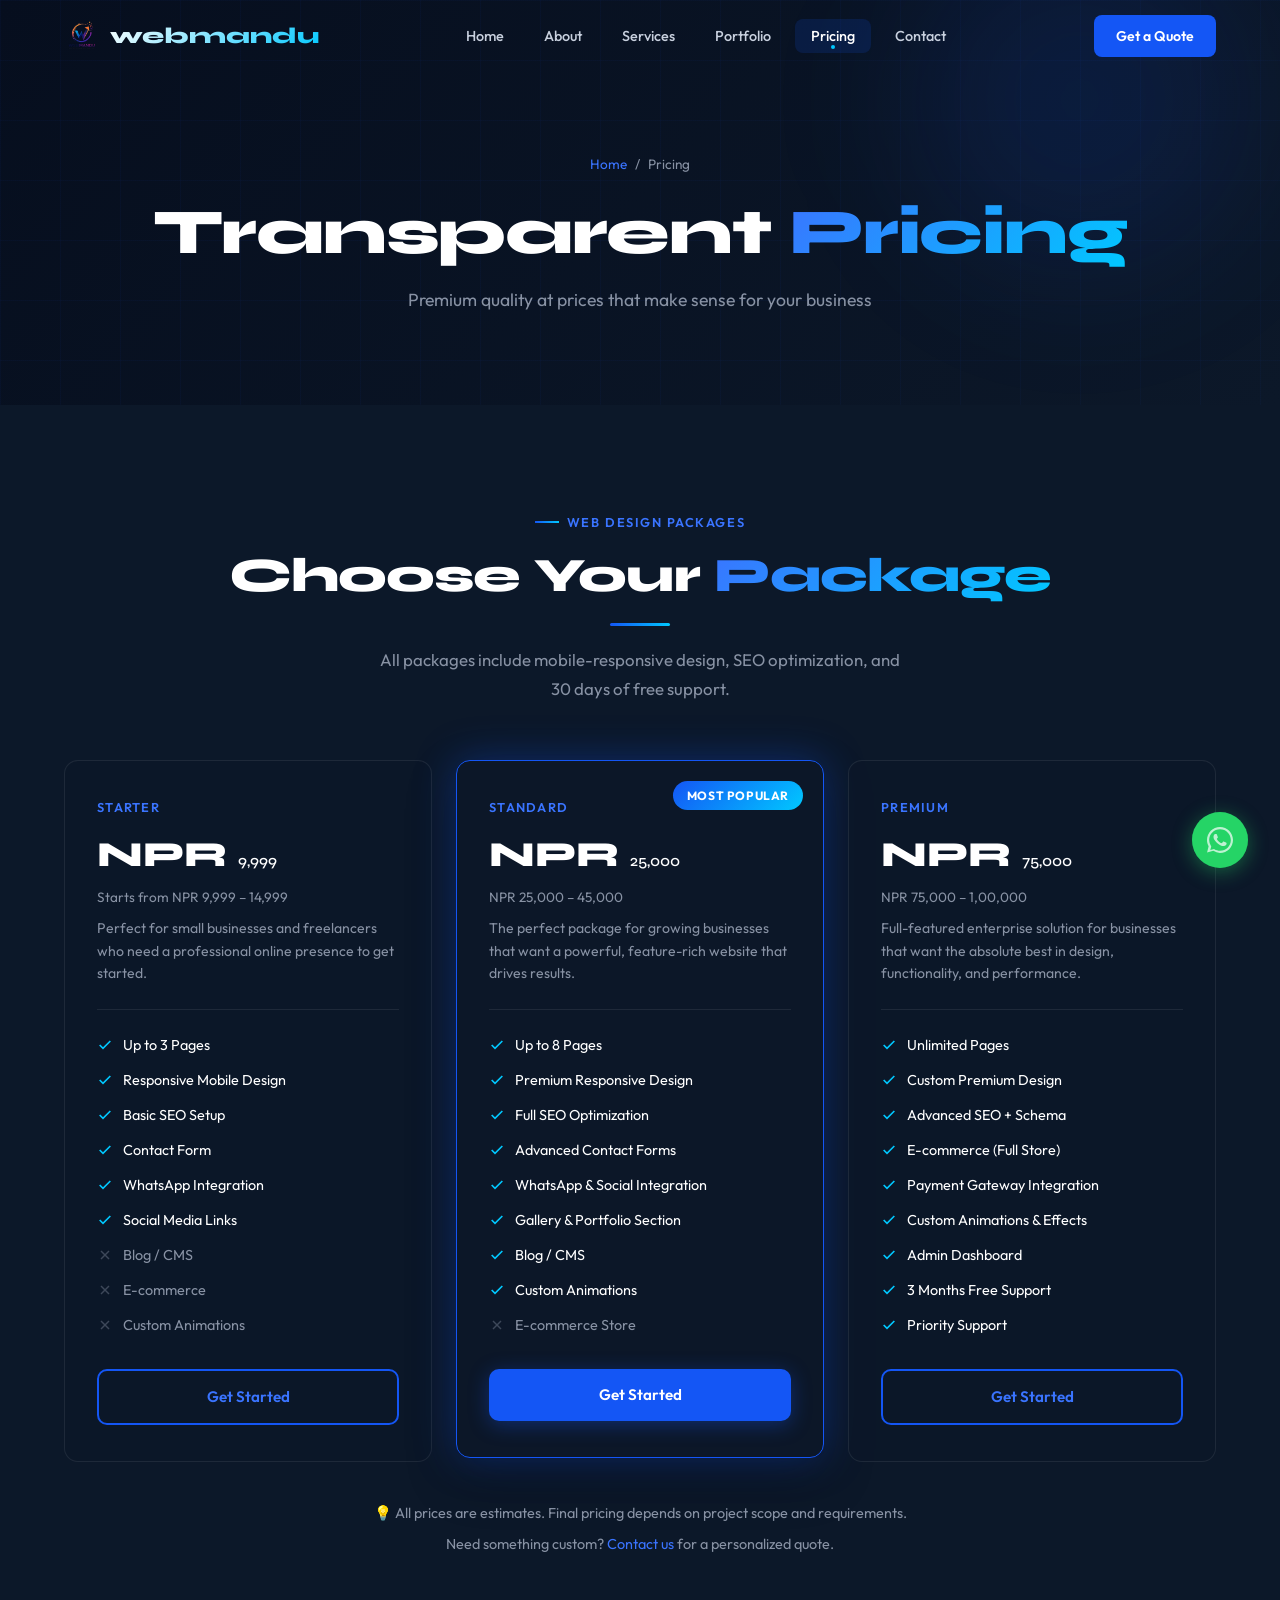
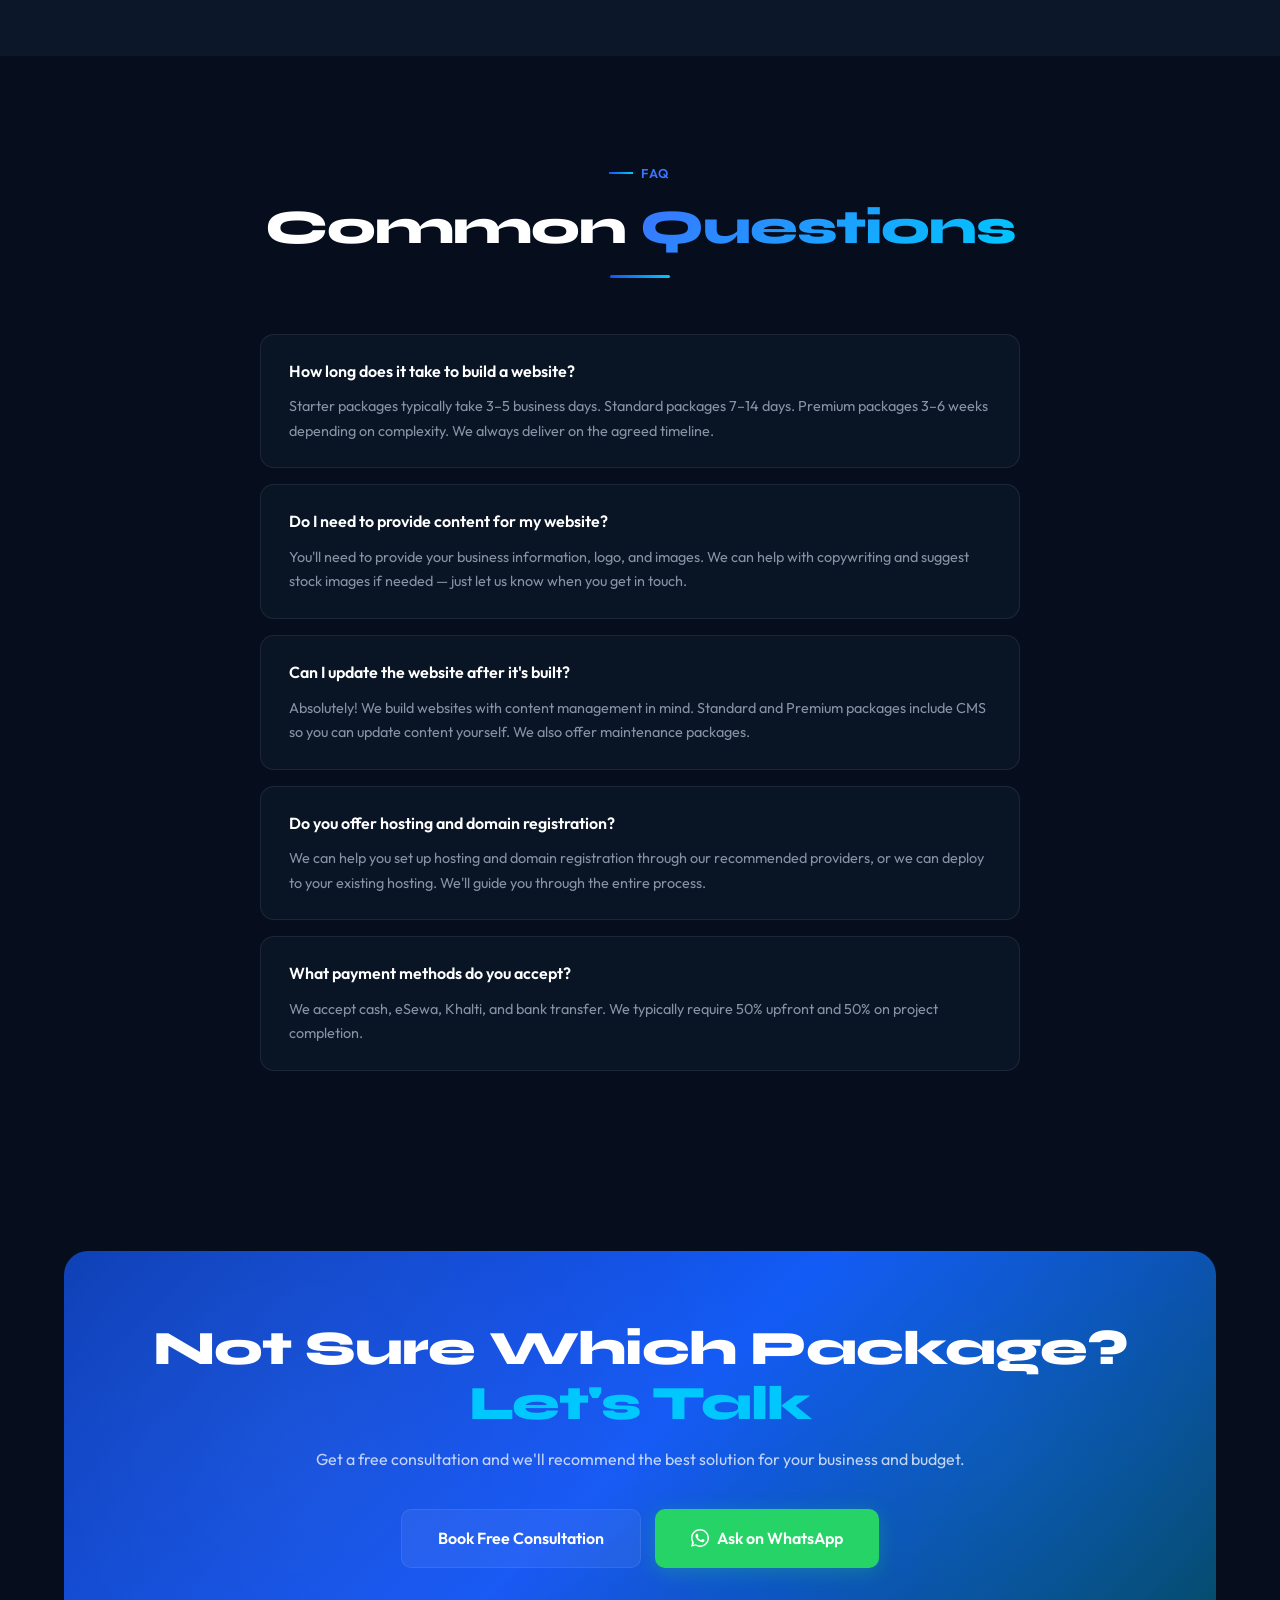
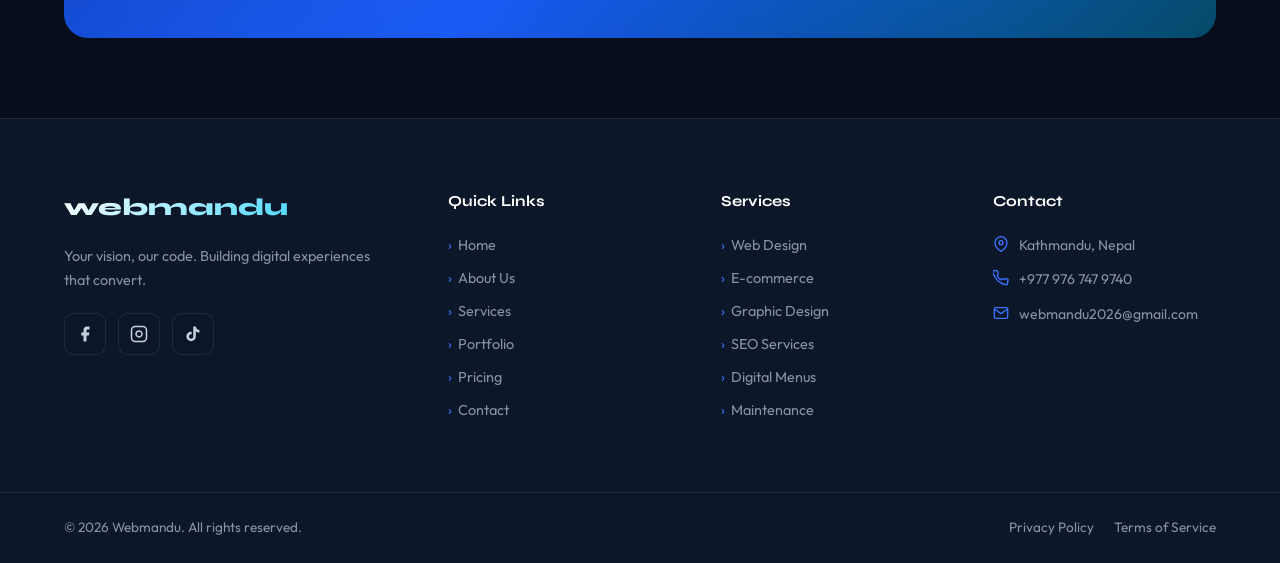
<file: pricing.html>
<!DOCTYPE html>
<html lang="en">
<head>
  <meta charset="UTF-8" />
  <meta name="viewport" content="width=device-width, initial-scale=1.0" />
  <title>Pricing — Webmandu | Affordable Web Design Packages Nepal</title>
  <meta name="description" content="Affordable web design and digital agency pricing packages in Nepal. Starter from NPR 9,999. View all packages and choose what fits your business." />
  <link rel="stylesheet" href="css/style.css" />
  <link rel="icon" href="img/logo.png" type="image/png" />
</head>
<body class="page-pricing">

  <div class="whatsapp-float">
    <span class="whatsapp-tooltip">Chat on WhatsApp</span>
    <a href="https://wa.me/9779767479740?text=Hello%20Webmandu%2C%20I%27m%20interested%20in%20your%20services." target="_blank" class="whatsapp-btn">
      <div class="wa-pulse"></div>
      <svg width="26" height="26" viewBox="0 0 24 24" fill="currentColor"><path d="M17.472 14.382c-.297-.149-1.758-.867-2.03-.967-.273-.099-.471-.148-.67.15-.197.297-.767.966-.94 1.164-.173.199-.347.223-.644.075-.297-.15-1.255-.463-2.39-1.475-.883-.788-1.48-1.761-1.653-2.059-.173-.297-.018-.458.13-.606.134-.133.298-.347.446-.52.149-.174.198-.298.298-.497.099-.198.05-.371-.025-.52-.075-.149-.669-1.612-.916-2.207-.242-.579-.487-.5-.669-.51-.173-.008-.371-.01-.57-.01-.198 0-.52.074-.792.372-.272.297-1.04 1.016-1.04 2.479 0 1.462 1.065 2.875 1.213 3.074.149.198 2.096 3.2 5.077 4.487.709.306 1.262.489 1.694.625.712.227 1.36.195 1.871.118.571-.085 1.758-.719 2.006-1.413.248-.694.248-1.289.173-1.413-.074-.124-.272-.198-.57-.347z"/><path d="M12 0C5.374 0 0 5.373 0 12c0 2.116.55 4.103 1.508 5.83L.054 23.5l5.799-1.48A11.952 11.952 0 0012 24c6.627 0 12-5.373 12-12S18.627 0 12 0zm0 22c-1.885 0-3.647-.496-5.168-1.366l-.37-.22-3.44.877.906-3.338-.24-.387A9.955 9.955 0 012 12C2 6.477 6.477 2 12 2s10 4.477 10 10-4.477 10-10 10z"/></svg>
    </a>
  </div>
  <button class="scroll-top"><svg width="18" height="18" viewBox="0 0 24 24" fill="none" stroke="currentColor" stroke-width="2.5"><path d="M18 15l-6-6-6 6"/></svg></button>

  <nav id="navbar">
    <a href="index.html" class="nav-logo">
      <img src="img/logo.png" alt="Webmandu" onerror="this.style.display='none'"/>
      <span class="nav-logo-text">webmandu</span>
    </a>
    <ul class="nav-links">
      <li><a href="index.html">Home</a></li>
      <li><a href="about.html">About</a></li>
      <li><a href="services.html">Services</a></li>
      <li><a href="portfolio.html">Portfolio</a></li>
      <li><a href="pricing.html" class="active">Pricing</a></li>
      <li><a href="contact.html">Contact</a></li>
    </ul>
    <div class="nav-cta"><a href="https://wa.me/9779767479740?text=Hello%20Webmandu%2C%20I%20want%20a%20quote." target="_blank" class="btn-nav">Get a Quote</a></div>
    <button class="hamburger"><span></span><span></span><span></span></button>
  </nav>
  <div class="mobile-menu">
    <a href="index.html">Home</a><a href="about.html">About</a><a href="services.html">Services</a><a href="portfolio.html">Portfolio</a><a href="pricing.html" class="active">Pricing</a><a href="contact.html">Contact</a>
    <a href="https://wa.me/9779767479740" target="_blank" class="btn-nav">Get a Quote</a>
  </div>

  <div class="page-hero">
    <div class="page-hero-bg"></div>
    <div class="page-hero-orb"></div>
    <div class="hero-grid"></div>
    <div class="page-hero-content">
      <div class="breadcrumb"><a href="index.html">Home</a><span>/</span><span>Pricing</span></div>
      <h1 class="section-heading" style="font-size:clamp(2.4rem,5vw,4rem);">Transparent <span class="gradient-text">Pricing</span></h1>
      <p style="color:var(--grey);max-width:560px;margin:16px auto 0;font-size:1.1rem;">Premium quality at prices that make sense for your business</p>
    </div>
  </div>

  <!-- Web Design Pricing -->
  <section class="pricing-section">
    <div class="section-inner">
      <div class="section-header centered reveal">
        <div class="section-tag">Web Design Packages</div>
        <h2 class="section-heading">Choose Your <span class="gradient-text">Package</span></h2>
        <div class="divider center"></div>
        <p class="section-sub">All packages include mobile-responsive design, SEO optimization, and 30 days of free support.</p>
      </div>

      <div class="pricing-grid">
        <!-- Starter -->
        <div class="pricing-card reveal reveal-delay-1">
          <div class="pricing-plan">Starter</div>
          <div class="pricing-price">NPR <sub>9,999</sub></div>
          <div class="pricing-range">Starts from NPR 9,999 – 14,999</div>
          <p class="pricing-desc">Perfect for small businesses and freelancers who need a professional online presence to get started.</p>
          <ul class="pricing-features">
            <li class="pricing-feature"><svg width="16" height="16" viewBox="0 0 24 24" fill="none" stroke="currentColor" stroke-width="2.5"><polyline points="20 6 9 17 4 12"/></svg>Up to 3 Pages</li>
            <li class="pricing-feature"><svg width="16" height="16" viewBox="0 0 24 24" fill="none" stroke="currentColor" stroke-width="2.5"><polyline points="20 6 9 17 4 12"/></svg>Responsive Mobile Design</li>
            <li class="pricing-feature"><svg width="16" height="16" viewBox="0 0 24 24" fill="none" stroke="currentColor" stroke-width="2.5"><polyline points="20 6 9 17 4 12"/></svg>Basic SEO Setup</li>
            <li class="pricing-feature"><svg width="16" height="16" viewBox="0 0 24 24" fill="none" stroke="currentColor" stroke-width="2.5"><polyline points="20 6 9 17 4 12"/></svg>Contact Form</li>
            <li class="pricing-feature"><svg width="16" height="16" viewBox="0 0 24 24" fill="none" stroke="currentColor" stroke-width="2.5"><polyline points="20 6 9 17 4 12"/></svg>WhatsApp Integration</li>
            <li class="pricing-feature"><svg width="16" height="16" viewBox="0 0 24 24" fill="none" stroke="currentColor" stroke-width="2.5"><polyline points="20 6 9 17 4 12"/></svg>Social Media Links</li>
            <li class="pricing-feature no"><svg width="16" height="16" viewBox="0 0 24 24" fill="none" stroke="currentColor" stroke-width="2"><line x1="18" y1="6" x2="6" y2="18"/><line x1="6" y1="6" x2="18" y2="18"/></svg>Blog / CMS</li>
            <li class="pricing-feature no"><svg width="16" height="16" viewBox="0 0 24 24" fill="none" stroke="currentColor" stroke-width="2"><line x1="18" y1="6" x2="6" y2="18"/><line x1="6" y1="6" x2="18" y2="18"/></svg>E-commerce</li>
            <li class="pricing-feature no"><svg width="16" height="16" viewBox="0 0 24 24" fill="none" stroke="currentColor" stroke-width="2"><line x1="18" y1="6" x2="6" y2="18"/><line x1="6" y1="6" x2="18" y2="18"/></svg>Custom Animations</li>
          </ul>
          <a href="contact.html" class="btn btn-outline" style="width:100%;justify-content:center;">Get Started</a>
        </div>

        <!-- Standard (Popular) -->
        <div class="pricing-card popular reveal reveal-delay-2">
          <span class="popular-badge">Most Popular</span>
          <div class="pricing-plan">Standard</div>
          <div class="pricing-price">NPR <sub>25,000</sub></div>
          <div class="pricing-range">NPR 25,000 – 45,000</div>
          <p class="pricing-desc">The perfect package for growing businesses that want a powerful, feature-rich website that drives results.</p>
          <ul class="pricing-features">
            <li class="pricing-feature"><svg width="16" height="16" viewBox="0 0 24 24" fill="none" stroke="currentColor" stroke-width="2.5"><polyline points="20 6 9 17 4 12"/></svg>Up to 8 Pages</li>
            <li class="pricing-feature"><svg width="16" height="16" viewBox="0 0 24 24" fill="none" stroke="currentColor" stroke-width="2.5"><polyline points="20 6 9 17 4 12"/></svg>Premium Responsive Design</li>
            <li class="pricing-feature"><svg width="16" height="16" viewBox="0 0 24 24" fill="none" stroke="currentColor" stroke-width="2.5"><polyline points="20 6 9 17 4 12"/></svg>Full SEO Optimization</li>
            <li class="pricing-feature"><svg width="16" height="16" viewBox="0 0 24 24" fill="none" stroke="currentColor" stroke-width="2.5"><polyline points="20 6 9 17 4 12"/></svg>Advanced Contact Forms</li>
            <li class="pricing-feature"><svg width="16" height="16" viewBox="0 0 24 24" fill="none" stroke="currentColor" stroke-width="2.5"><polyline points="20 6 9 17 4 12"/></svg>WhatsApp & Social Integration</li>
            <li class="pricing-feature"><svg width="16" height="16" viewBox="0 0 24 24" fill="none" stroke="currentColor" stroke-width="2.5"><polyline points="20 6 9 17 4 12"/></svg>Gallery & Portfolio Section</li>
            <li class="pricing-feature"><svg width="16" height="16" viewBox="0 0 24 24" fill="none" stroke="currentColor" stroke-width="2.5"><polyline points="20 6 9 17 4 12"/></svg>Blog / CMS</li>
            <li class="pricing-feature"><svg width="16" height="16" viewBox="0 0 24 24" fill="none" stroke="currentColor" stroke-width="2.5"><polyline points="20 6 9 17 4 12"/></svg>Custom Animations</li>
            <li class="pricing-feature no"><svg width="16" height="16" viewBox="0 0 24 24" fill="none" stroke="currentColor" stroke-width="2"><line x1="18" y1="6" x2="6" y2="18"/><line x1="6" y1="6" x2="18" y2="18"/></svg>E-commerce Store</li>
          </ul>
          <a href="contact.html" class="btn btn-primary" style="width:100%;justify-content:center;">Get Started</a>
        </div>

        <!-- Premium -->
        <div class="pricing-card reveal reveal-delay-3">
          <div class="pricing-plan">Premium</div>
          <div class="pricing-price">NPR <sub>75,000</sub></div>
          <div class="pricing-range">NPR 75,000 – 1,00,000</div>
          <p class="pricing-desc">Full-featured enterprise solution for businesses that want the absolute best in design, functionality, and performance.</p>
          <ul class="pricing-features">
            <li class="pricing-feature"><svg width="16" height="16" viewBox="0 0 24 24" fill="none" stroke="currentColor" stroke-width="2.5"><polyline points="20 6 9 17 4 12"/></svg>Unlimited Pages</li>
            <li class="pricing-feature"><svg width="16" height="16" viewBox="0 0 24 24" fill="none" stroke="currentColor" stroke-width="2.5"><polyline points="20 6 9 17 4 12"/></svg>Custom Premium Design</li>
            <li class="pricing-feature"><svg width="16" height="16" viewBox="0 0 24 24" fill="none" stroke="currentColor" stroke-width="2.5"><polyline points="20 6 9 17 4 12"/></svg>Advanced SEO + Schema</li>
            <li class="pricing-feature"><svg width="16" height="16" viewBox="0 0 24 24" fill="none" stroke="currentColor" stroke-width="2.5"><polyline points="20 6 9 17 4 12"/></svg>E-commerce (Full Store)</li>
            <li class="pricing-feature"><svg width="16" height="16" viewBox="0 0 24 24" fill="none" stroke="currentColor" stroke-width="2.5"><polyline points="20 6 9 17 4 12"/></svg>Payment Gateway Integration</li>
            <li class="pricing-feature"><svg width="16" height="16" viewBox="0 0 24 24" fill="none" stroke="currentColor" stroke-width="2.5"><polyline points="20 6 9 17 4 12"/></svg>Custom Animations & Effects</li>
            <li class="pricing-feature"><svg width="16" height="16" viewBox="0 0 24 24" fill="none" stroke="currentColor" stroke-width="2.5"><polyline points="20 6 9 17 4 12"/></svg>Admin Dashboard</li>
            <li class="pricing-feature"><svg width="16" height="16" viewBox="0 0 24 24" fill="none" stroke="currentColor" stroke-width="2.5"><polyline points="20 6 9 17 4 12"/></svg>3 Months Free Support</li>
            <li class="pricing-feature"><svg width="16" height="16" viewBox="0 0 24 24" fill="none" stroke="currentColor" stroke-width="2.5"><polyline points="20 6 9 17 4 12"/></svg>Priority Support</li>
          </ul>
          <a href="contact.html" class="btn btn-outline" style="width:100%;justify-content:center;">Get Started</a>
        </div>
      </div>

      <!-- Note -->
      <div style="text-align:center;margin-top:40px;" class="reveal">
        <p style="color:var(--grey);font-size:0.9rem;">💡 All prices are estimates. Final pricing depends on project scope and requirements.</p>
        <p style="color:var(--grey);font-size:0.9rem;margin-top:8px;">Need something custom? <a href="contact.html" style="color:var(--blue-light);">Contact us</a> for a personalized quote.</p>
      </div>
    </div>
  </section>

  <!-- FAQ -->
  <section style="padding:100px 5%;">
    <div class="section-inner">
      <div class="section-header centered reveal">
        <div class="section-tag">FAQ</div>
        <h2 class="section-heading">Common <span class="gradient-text">Questions</span></h2>
        <div class="divider center"></div>
      </div>
      <div style="max-width:760px;margin:0 auto;display:flex;flex-direction:column;gap:16px;">
        <div class="service-card reveal reveal-delay-1" style="padding:24px 28px;">
          <h3 style="font-size:1rem;font-weight:600;margin-bottom:10px;">How long does it take to build a website?</h3>
          <p style="color:var(--grey);font-size:0.9rem;line-height:1.7;">Starter packages typically take 3–5 business days. Standard packages 7–14 days. Premium packages 3–6 weeks depending on complexity. We always deliver on the agreed timeline.</p>
        </div>
        <div class="service-card reveal reveal-delay-2" style="padding:24px 28px;">
          <h3 style="font-size:1rem;font-weight:600;margin-bottom:10px;">Do I need to provide content for my website?</h3>
          <p style="color:var(--grey);font-size:0.9rem;line-height:1.7;">You'll need to provide your business information, logo, and images. We can help with copywriting and suggest stock images if needed — just let us know when you get in touch.</p>
        </div>
        <div class="service-card reveal reveal-delay-3" style="padding:24px 28px;">
          <h3 style="font-size:1rem;font-weight:600;margin-bottom:10px;">Can I update the website after it's built?</h3>
          <p style="color:var(--grey);font-size:0.9rem;line-height:1.7;">Absolutely! We build websites with content management in mind. Standard and Premium packages include CMS so you can update content yourself. We also offer maintenance packages.</p>
        </div>
        <div class="service-card reveal reveal-delay-1" style="padding:24px 28px;">
          <h3 style="font-size:1rem;font-weight:600;margin-bottom:10px;">Do you offer hosting and domain registration?</h3>
          <p style="color:var(--grey);font-size:0.9rem;line-height:1.7;">We can help you set up hosting and domain registration through our recommended providers, or we can deploy to your existing hosting. We'll guide you through the entire process.</p>
        </div>
        <div class="service-card reveal reveal-delay-2" style="padding:24px 28px;">
          <h3 style="font-size:1rem;font-weight:600;margin-bottom:10px;">What payment methods do you accept?</h3>
          <p style="color:var(--grey);font-size:0.9rem;line-height:1.7;">We accept cash, eSewa, Khalti, and bank transfer. We typically require 50% upfront and 50% on project completion.</p>
        </div>
      </div>
    </div>
  </section>

  <!-- CTA -->
  <section class="cta-section">
    <div class="cta-inner reveal">
      <h2 class="section-heading">Not Sure Which Package? <span style="color:var(--cyan)">Let's Talk</span></h2>
      <p>Get a free consultation and we'll recommend the best solution for your business and budget.</p>
      <div class="cta-buttons">
        <a href="contact.html" class="btn btn-secondary btn-lg">Book Free Consultation</a>
        <a href="https://wa.me/9779767479740?text=Hello%20Webmandu%2C%20I%27d%20like%20to%20discuss%20pricing." target="_blank" class="btn btn-whatsapp btn-lg">
          <svg width="18" height="18" viewBox="0 0 24 24" fill="currentColor"><path d="M17.472 14.382c-.297-.149-1.758-.867-2.03-.967-.273-.099-.471-.148-.67.15-.197.297-.767.966-.94 1.164-.173.199-.347.223-.644.075-.297-.15-1.255-.463-2.39-1.475-.883-.788-1.48-1.761-1.653-2.059-.173-.297-.018-.458.13-.606.134-.133.298-.347.446-.52.149-.174.198-.298.298-.497.099-.198.05-.371-.025-.52-.075-.149-.669-1.612-.916-2.207-.242-.579-.487-.5-.669-.51-.173-.008-.371-.01-.57-.01-.198 0-.52.074-.792.372-.272.297-1.04 1.016-1.04 2.479 0 1.462 1.065 2.875 1.213 3.074.149.198 2.096 3.2 5.077 4.487.709.306 1.262.489 1.694.625.712.227 1.36.195 1.871.118.571-.085 1.758-.719 2.006-1.413.248-.694.248-1.289.173-1.413-.074-.124-.272-.198-.57-.347z"/><path d="M12 0C5.374 0 0 5.373 0 12c0 2.116.55 4.103 1.508 5.83L.054 23.5l5.799-1.48A11.952 11.952 0 0012 24c6.627 0 12-5.373 12-12S18.627 0 12 0zm0 22c-1.885 0-3.647-.496-5.168-1.366l-.37-.22-3.44.877.906-3.338-.24-.387A9.955 9.955 0 012 12C2 6.477 6.477 2 12 2s10 4.477 10 10-4.477 10-10 10z"/></svg>
          Ask on WhatsApp
        </a>
      </div>
    </div>
  </section>

  <footer>
    <div class="footer-main">
      <div class="footer-brand"><span class="nav-logo-text">webmandu</span><p>Your vision, our code. Building digital experiences that convert.</p><div class="social-links"><a href="https://www.facebook.com/profile.php?id=61573263243224" target="_blank" class="social-link"><svg width="18" height="18" viewBox="0 0 24 24" fill="currentColor"><path d="M18 2h-3a5 5 0 00-5 5v3H7v4h3v8h4v-8h3l1-4h-4V7a1 1 0 011-1h3z"/></svg></a><a href="https://www.instagram.com/webmandu" target="_blank" class="social-link"><svg width="18" height="18" viewBox="0 0 24 24" fill="none" stroke="currentColor" stroke-width="2"><rect x="2" y="2" width="20" height="20" rx="5"/><path d="M16 11.37A4 4 0 1112.63 8 4 4 0 0116 11.37z"/><line x1="17.5" y1="6.5" x2="17.51" y2="6.5"/></svg></a><a href="https://www.tiktok.com/@webmandu" target="_blank" class="social-link"><svg width="18" height="18" viewBox="0 0 24 24" fill="currentColor"><path d="M19.59 6.69a4.83 4.83 0 01-3.77-4.25V2h-3.45v13.67a2.89 2.89 0 01-2.88 2.5 2.89 2.89 0 01-2.89-2.89 2.89 2.89 0 012.89-2.89c.28 0 .54.04.79.1V9.01a6.33 6.33 0 00-.79-.05 6.34 6.34 0 00-6.34 6.34 6.34 6.34 0 006.34 6.34 6.34 6.34 0 006.33-6.34V8.67a8.18 8.18 0 004.78 1.52V6.73a4.85 4.85 0 01-1.01-.04z"/></svg></a></div></div>
      <div><h4 class="footer-heading">Quick Links</h4><ul class="footer-links"><li><a href="index.html">Home</a></li><li><a href="about.html">About Us</a></li><li><a href="services.html">Services</a></li><li><a href="portfolio.html">Portfolio</a></li><li><a href="pricing.html">Pricing</a></li><li><a href="contact.html">Contact</a></li></ul></div>
      <div><h4 class="footer-heading">Services</h4><ul class="footer-links"><li><a href="services.html">Web Design</a></li><li><a href="services.html">E-commerce</a></li><li><a href="services.html">Graphic Design</a></li><li><a href="services.html">SEO Services</a></li><li><a href="services.html">Digital Menus</a></li><li><a href="services.html">Maintenance</a></li></ul></div>
      <div><h4 class="footer-heading">Contact</h4><div class="footer-contact-item"><svg width="16" height="16" viewBox="0 0 24 24" fill="none" stroke="currentColor" stroke-width="2"><path d="M21 10c0 7-9 13-9 13s-9-6-9-13a9 9 0 0118 0z"/><circle cx="12" cy="10" r="3"/></svg><span>Kathmandu, Nepal</span></div><div class="footer-contact-item"><svg width="16" height="16" viewBox="0 0 24 24" fill="none" stroke="currentColor" stroke-width="2"><path d="M22 16.92v3a2 2 0 01-2.18 2 19.79 19.79 0 01-8.63-3.07 19.5 19.5 0 01-8.384-8.384 19.79 19.79 0 01-3.07-8.67A2 2 0 012 .84h3a2 2 0 012 1.72c.127.96.361 1.903.7 2.81a2 2 0 01-.45 2.11L6.09 8.91a16 16 0 006 6l1.27-1.27a2 2 0 012.11-.45c.907.339 1.85.573 2.81.7A2 2 0 0122 16.92z"/></svg><a href="tel:+9779767479740">+977 976 747 9740</a></div><div class="footer-contact-item"><svg width="16" height="16" viewBox="0 0 24 24" fill="none" stroke="currentColor" stroke-width="2"><path d="M4 4h16c1.1 0 2 .9 2 2v12c0 1.1-.9 2-2 2H4c-1.1 0-2-.9-2-2V6c0-1.1.9-2 2-2z"/><polyline points="22,6 12,13 2,6"/></svg><a href="mailto:webmandu2026@gmail.com">webmandu2026@gmail.com</a></div></div>
    </div>
    <div class="footer-bottom" style="max-width:100%;padding:24px 5%;"><p>© 2026 Webmandu. All rights reserved.</p><div class="footer-bottom-links"><a href="#">Privacy Policy</a><a href="#">Terms of Service</a></div></div>
  </footer>
  <script src="js/main.js"></script>
</body>
</html>
</file>
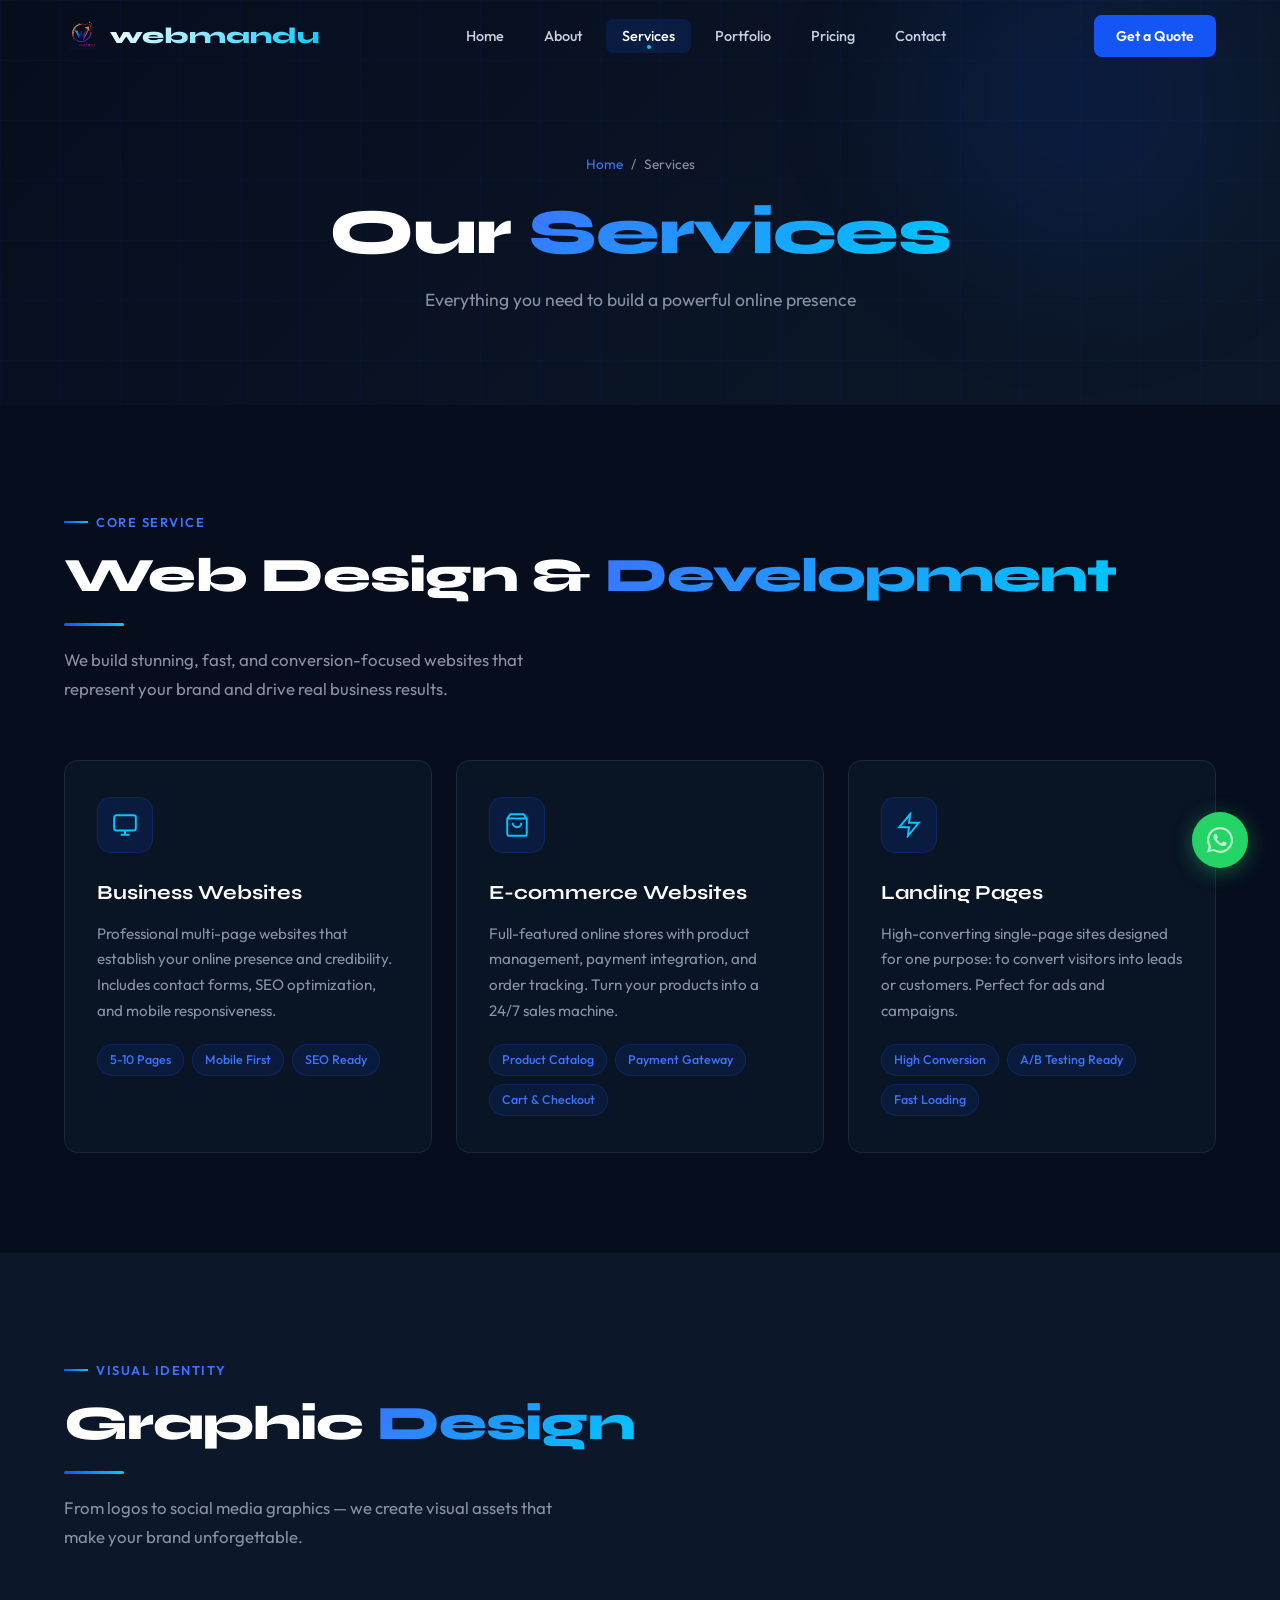
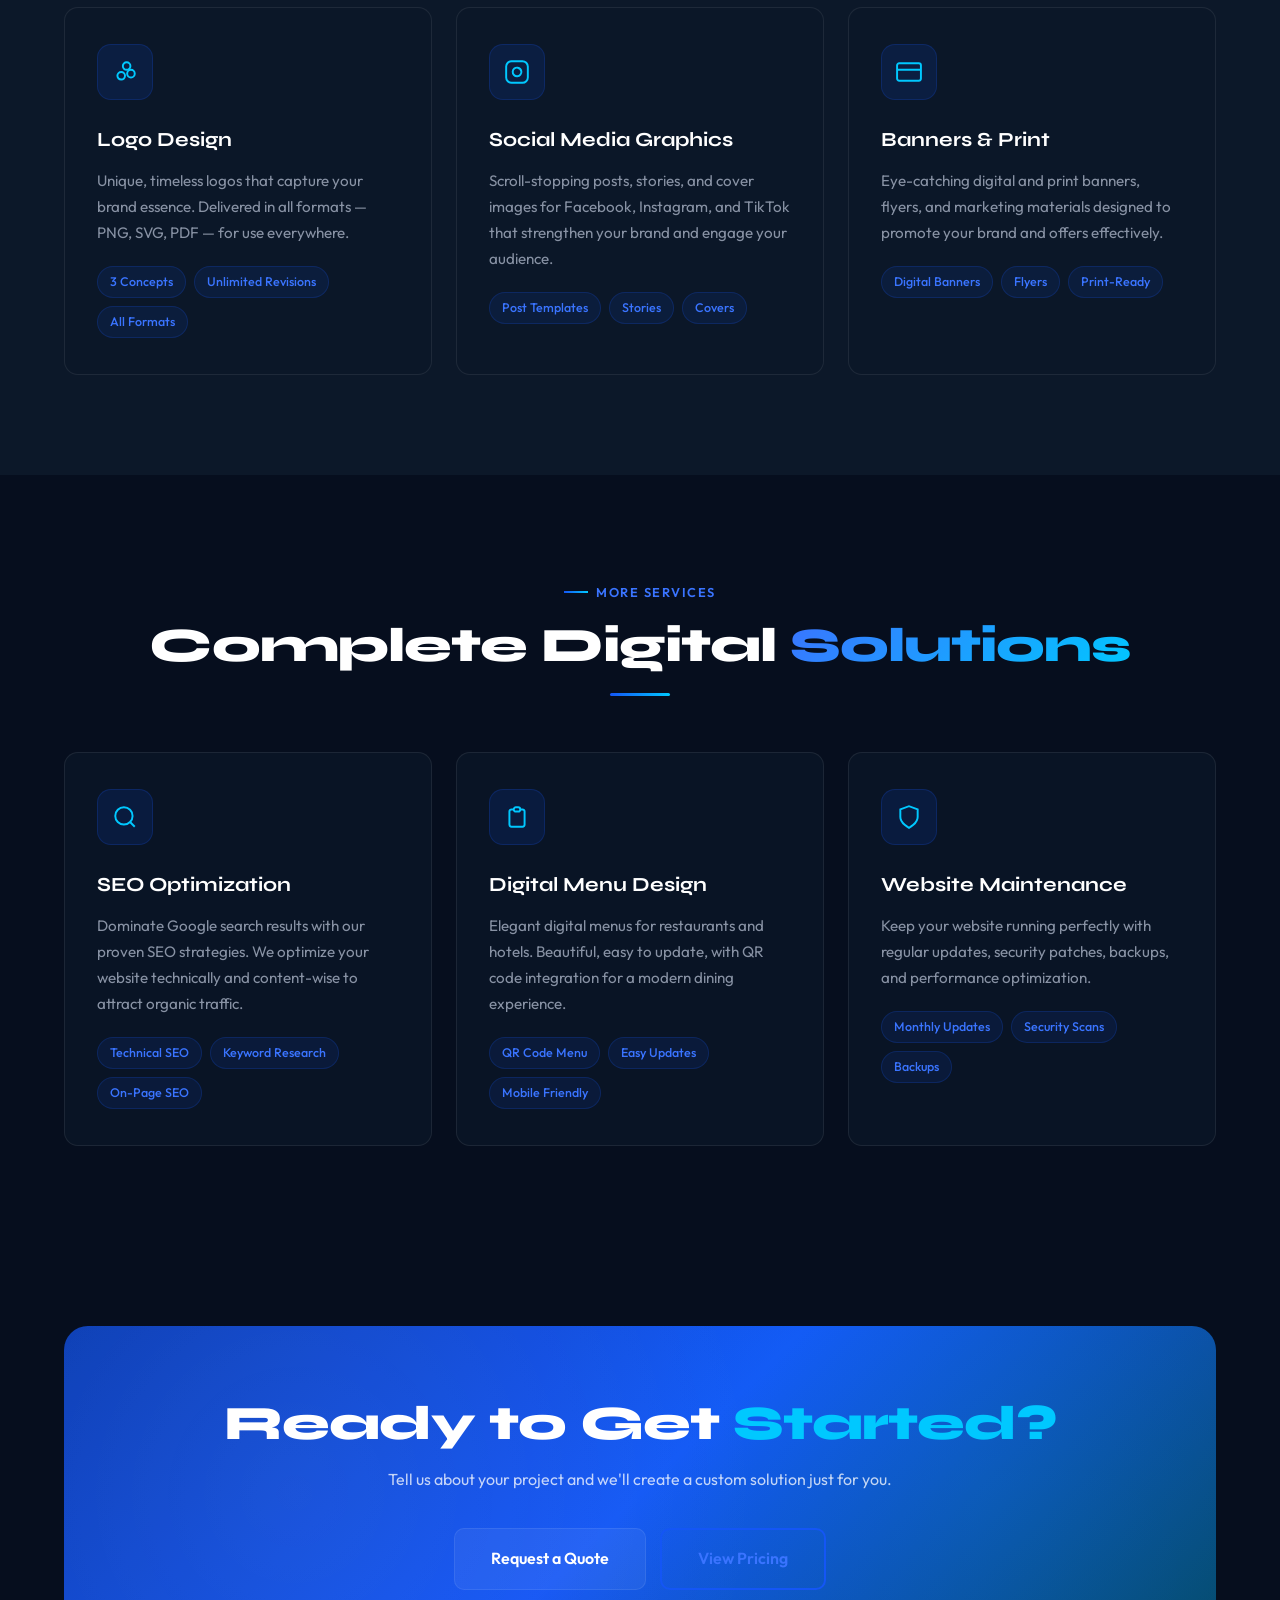
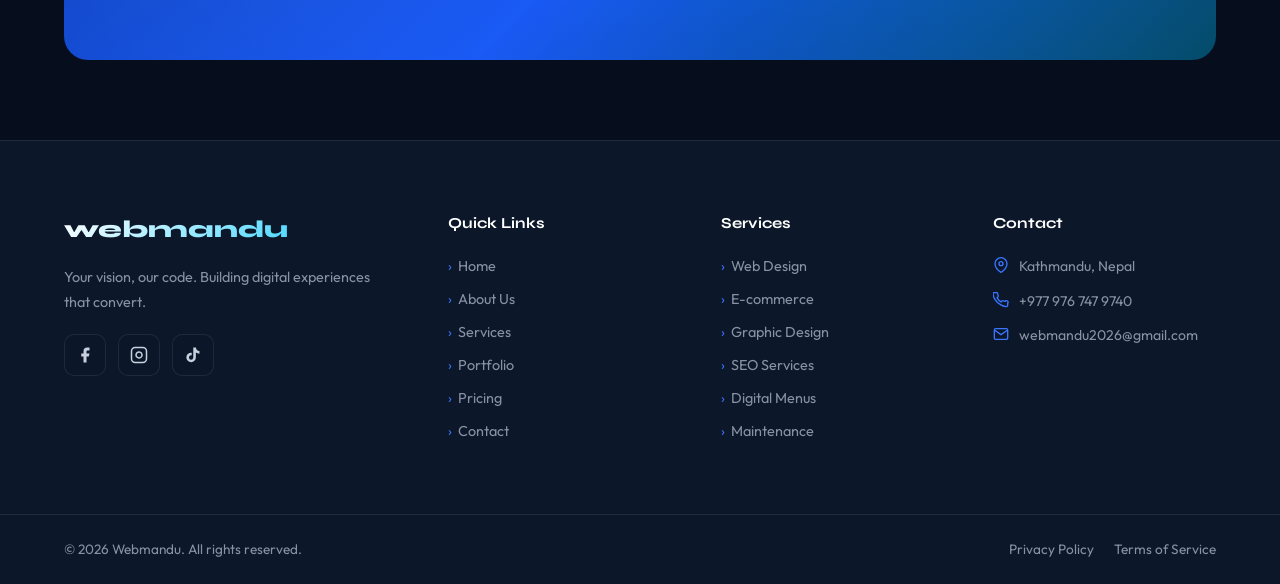
<file: services.html>
<!DOCTYPE html>
<html lang="en">
<head>
  <meta charset="UTF-8" />
  <meta name="viewport" content="width=device-width, initial-scale=1.0" />
  <title>Services — Webmandu | Web Design, Graphic Design & SEO Kathmandu</title>
  <meta name="description" content="Webmandu offers professional web design, e-commerce development, graphic design, SEO, and digital menu services in Kathmandu, Nepal at affordable prices." />
  <link rel="stylesheet" href="css/style.css" />
  <link rel="icon" href="img/logo.png" type="image/png" />
</head>
<body class="page-services">

  <div class="whatsapp-float">
    <span class="whatsapp-tooltip">Chat on WhatsApp</span>
    <a href="https://wa.me/9779767479740?text=Hello%20Webmandu%2C%20I%27m%20interested%20in%20your%20services." target="_blank" class="whatsapp-btn">
      <div class="wa-pulse"></div>
      <svg width="26" height="26" viewBox="0 0 24 24" fill="currentColor"><path d="M17.472 14.382c-.297-.149-1.758-.867-2.03-.967-.273-.099-.471-.148-.67.15-.197.297-.767.966-.94 1.164-.173.199-.347.223-.644.075-.297-.15-1.255-.463-2.39-1.475-.883-.788-1.48-1.761-1.653-2.059-.173-.297-.018-.458.13-.606.134-.133.298-.347.446-.52.149-.174.198-.298.298-.497.099-.198.05-.371-.025-.52-.075-.149-.669-1.612-.916-2.207-.242-.579-.487-.5-.669-.51-.173-.008-.371-.01-.57-.01-.198 0-.52.074-.792.372-.272.297-1.04 1.016-1.04 2.479 0 1.462 1.065 2.875 1.213 3.074.149.198 2.096 3.2 5.077 4.487.709.306 1.262.489 1.694.625.712.227 1.36.195 1.871.118.571-.085 1.758-.719 2.006-1.413.248-.694.248-1.289.173-1.413-.074-.124-.272-.198-.57-.347z"/><path d="M12 0C5.374 0 0 5.373 0 12c0 2.116.55 4.103 1.508 5.83L.054 23.5l5.799-1.48A11.952 11.952 0 0012 24c6.627 0 12-5.373 12-12S18.627 0 12 0zm0 22c-1.885 0-3.647-.496-5.168-1.366l-.37-.22-3.44.877.906-3.338-.24-.387A9.955 9.955 0 012 12C2 6.477 6.477 2 12 2s10 4.477 10 10-4.477 10-10 10z"/></svg>
    </a>
  </div>
  <button class="scroll-top"><svg width="18" height="18" viewBox="0 0 24 24" fill="none" stroke="currentColor" stroke-width="2.5"><path d="M18 15l-6-6-6 6"/></svg></button>

  <nav id="navbar">
    <a href="index.html" class="nav-logo">
      <img src="img/logo.png" alt="Webmandu" onerror="this.style.display='none'"/>
      <span class="nav-logo-text">webmandu</span>
    </a>
    <ul class="nav-links">
      <li><a href="index.html">Home</a></li>
      <li><a href="about.html">About</a></li>
      <li><a href="services.html" class="active">Services</a></li>
      <li><a href="portfolio.html">Portfolio</a></li>
      <li><a href="pricing.html">Pricing</a></li>
      <li><a href="contact.html">Contact</a></li>
    </ul>
    <div class="nav-cta"><a href="https://wa.me/9779767479740?text=Hello%20Webmandu%2C%20I%20want%20a%20quote." target="_blank" class="btn-nav">Get a Quote</a></div>
    <button class="hamburger"><span></span><span></span><span></span></button>
  </nav>
  <div class="mobile-menu">
    <a href="index.html">Home</a><a href="about.html">About</a><a href="services.html" class="active">Services</a><a href="portfolio.html">Portfolio</a><a href="pricing.html">Pricing</a><a href="contact.html">Contact</a>
    <a href="https://wa.me/9779767479740" target="_blank" class="btn-nav">Get a Quote</a>
  </div>

  <div class="page-hero">
    <div class="page-hero-bg"></div>
    <div class="page-hero-orb"></div>
    <div class="hero-grid"></div>
    <div class="page-hero-content">
      <div class="breadcrumb"><a href="index.html">Home</a><span>/</span><span>Services</span></div>
      <h1 class="section-heading" style="font-size:clamp(2.4rem,5vw,4rem);">Our <span class="gradient-text">Services</span></h1>
      <p style="color:var(--grey);max-width:560px;margin:16px auto 0;font-size:1.1rem;">Everything you need to build a powerful online presence</p>
    </div>
  </div>

  <!-- Web Design -->
  <section style="padding:100px 5%;">
    <div class="section-inner">
      <div class="section-header reveal">
        <div class="section-tag">Core Service</div>
        <h2 class="section-heading">Web Design & <span class="gradient-text">Development</span></h2>
        <div class="divider"></div>
        <p class="section-sub">We build stunning, fast, and conversion-focused websites that represent your brand and drive real business results.</p>
      </div>
      <div style="display:grid;grid-template-columns:repeat(3,1fr);gap:24px;">
        <div class="service-card reveal reveal-delay-1">
          <div class="service-icon"><svg width="26" height="26" viewBox="0 0 24 24" fill="none" stroke="currentColor" stroke-width="1.8"><rect x="2" y="3" width="20" height="14" rx="2"/><path d="M8 21h8M12 17v4"/></svg></div>
          <h3 class="service-title">Business Websites</h3>
          <p class="service-desc">Professional multi-page websites that establish your online presence and credibility. Includes contact forms, SEO optimization, and mobile responsiveness.</p>
          <div class="service-list"><span class="service-tag">5-10 Pages</span><span class="service-tag">Mobile First</span><span class="service-tag">SEO Ready</span></div>
        </div>
        <div class="service-card reveal reveal-delay-2">
          <div class="service-icon"><svg width="26" height="26" viewBox="0 0 24 24" fill="none" stroke="currentColor" stroke-width="1.8"><path d="M6 2L3 6v14a2 2 0 002 2h14a2 2 0 002-2V6l-3-4z"/><line x1="3" y1="6" x2="21" y2="6"/><path d="M16 10a4 4 0 01-8 0"/></svg></div>
          <h3 class="service-title">E-commerce Websites</h3>
          <p class="service-desc">Full-featured online stores with product management, payment integration, and order tracking. Turn your products into a 24/7 sales machine.</p>
          <div class="service-list"><span class="service-tag">Product Catalog</span><span class="service-tag">Payment Gateway</span><span class="service-tag">Cart & Checkout</span></div>
        </div>
        <div class="service-card reveal reveal-delay-3">
          <div class="service-icon"><svg width="26" height="26" viewBox="0 0 24 24" fill="none" stroke="currentColor" stroke-width="1.8"><path d="M13 2L3 14h9l-1 8 10-12h-9l1-8z"/></svg></div>
          <h3 class="service-title">Landing Pages</h3>
          <p class="service-desc">High-converting single-page sites designed for one purpose: to convert visitors into leads or customers. Perfect for ads and campaigns.</p>
          <div class="service-list"><span class="service-tag">High Conversion</span><span class="service-tag">A/B Testing Ready</span><span class="service-tag">Fast Loading</span></div>
        </div>
      </div>
    </div>
  </section>

  <!-- Graphic Design -->
  <section style="background:var(--dark-2);padding:100px 5%;">
    <div class="section-inner">
      <div class="section-header reveal">
        <div class="section-tag">Visual Identity</div>
        <h2 class="section-heading">Graphic <span class="gradient-text">Design</span></h2>
        <div class="divider"></div>
        <p class="section-sub">From logos to social media graphics — we create visual assets that make your brand unforgettable.</p>
      </div>
      <div style="display:grid;grid-template-columns:repeat(3,1fr);gap:24px;">
        <div class="service-card reveal reveal-delay-1">
          <div class="service-icon"><svg width="26" height="26" viewBox="0 0 24 24" fill="none" stroke="currentColor" stroke-width="1.8"><circle cx="13.5" cy="6.5" r="3.5"/><circle cx="17.5" cy="13.5" r="3.5"/><circle cx="8.5" cy="15.5" r="3.5"/></svg></div>
          <h3 class="service-title">Logo Design</h3>
          <p class="service-desc">Unique, timeless logos that capture your brand essence. Delivered in all formats — PNG, SVG, PDF — for use everywhere.</p>
          <div class="service-list"><span class="service-tag">3 Concepts</span><span class="service-tag">Unlimited Revisions</span><span class="service-tag">All Formats</span></div>
        </div>
        <div class="service-card reveal reveal-delay-2">
          <div class="service-icon"><svg width="26" height="26" viewBox="0 0 24 24" fill="none" stroke="currentColor" stroke-width="1.8"><rect x="2" y="2" width="20" height="20" rx="5" ry="5"/><path d="M16 11.37A4 4 0 1112.63 8 4 4 0 0116 11.37z"/><line x1="17.5" y1="6.5" x2="17.51" y2="6.5"/></svg></div>
          <h3 class="service-title">Social Media Graphics</h3>
          <p class="service-desc">Scroll-stopping posts, stories, and cover images for Facebook, Instagram, and TikTok that strengthen your brand and engage your audience.</p>
          <div class="service-list"><span class="service-tag">Post Templates</span><span class="service-tag">Stories</span><span class="service-tag">Covers</span></div>
        </div>
        <div class="service-card reveal reveal-delay-3">
          <div class="service-icon"><svg width="26" height="26" viewBox="0 0 24 24" fill="none" stroke="currentColor" stroke-width="1.8"><rect x="1" y="4" width="22" height="16" rx="2" ry="2"/><line x1="1" y1="10" x2="23" y2="10"/></svg></div>
          <h3 class="service-title">Banners & Print</h3>
          <p class="service-desc">Eye-catching digital and print banners, flyers, and marketing materials designed to promote your brand and offers effectively.</p>
          <div class="service-list"><span class="service-tag">Digital Banners</span><span class="service-tag">Flyers</span><span class="service-tag">Print-Ready</span></div>
        </div>
      </div>
    </div>
  </section>

  <!-- Other Services -->
  <section style="padding:100px 5%;">
    <div class="section-inner">
      <div class="section-header centered reveal">
        <div class="section-tag">More Services</div>
        <h2 class="section-heading">Complete Digital <span class="gradient-text">Solutions</span></h2>
        <div class="divider center"></div>
      </div>
      <div style="display:grid;grid-template-columns:repeat(3,1fr);gap:24px;">
        <div class="service-card reveal reveal-delay-1">
          <div class="service-icon"><svg width="26" height="26" viewBox="0 0 24 24" fill="none" stroke="currentColor" stroke-width="1.8"><circle cx="11" cy="11" r="8"/><path d="m21 21-4.35-4.35"/></svg></div>
          <h3 class="service-title">SEO Optimization</h3>
          <p class="service-desc">Dominate Google search results with our proven SEO strategies. We optimize your website technically and content-wise to attract organic traffic.</p>
          <div class="service-list"><span class="service-tag">Technical SEO</span><span class="service-tag">Keyword Research</span><span class="service-tag">On-Page SEO</span></div>
        </div>
        <div class="service-card reveal reveal-delay-2">
          <div class="service-icon"><svg width="26" height="26" viewBox="0 0 24 24" fill="none" stroke="currentColor" stroke-width="1.8"><path d="M9 5H7a2 2 0 00-2 2v12a2 2 0 002 2h10a2 2 0 002-2V7a2 2 0 00-2-2h-2M9 5a2 2 0 002 2h2a2 2 0 002-2M9 5a2 2 0 012-2h2a2 2 0 012 2"/></svg></div>
          <h3 class="service-title">Digital Menu Design</h3>
          <p class="service-desc">Elegant digital menus for restaurants and hotels. Beautiful, easy to update, with QR code integration for a modern dining experience.</p>
          <div class="service-list"><span class="service-tag">QR Code Menu</span><span class="service-tag">Easy Updates</span><span class="service-tag">Mobile Friendly</span></div>
        </div>
        <div class="service-card reveal reveal-delay-3">
          <div class="service-icon"><svg width="26" height="26" viewBox="0 0 24 24" fill="none" stroke="currentColor" stroke-width="1.8"><path d="M12 22s8-4 8-10V5l-8-3-8 3v7c0 6 8 10 8 10z"/></svg></div>
          <h3 class="service-title">Website Maintenance</h3>
          <p class="service-desc">Keep your website running perfectly with regular updates, security patches, backups, and performance optimization.</p>
          <div class="service-list"><span class="service-tag">Monthly Updates</span><span class="service-tag">Security Scans</span><span class="service-tag">Backups</span></div>
        </div>
      </div>
    </div>
  </section>

  <!-- CTA -->
  <section class="cta-section">
    <div class="cta-inner reveal">
      <h2 class="section-heading">Ready to Get <span style="color:var(--cyan)">Started?</span></h2>
      <p>Tell us about your project and we'll create a custom solution just for you.</p>
      <div class="cta-buttons">
        <a href="contact.html" class="btn btn-secondary btn-lg">Request a Quote</a>
        <a href="pricing.html" class="btn btn-outline btn-lg">View Pricing</a>
      </div>
    </div>
  </section>

  <footer>
    <div class="footer-main">
      <div class="footer-brand"><span class="nav-logo-text">webmandu</span><p>Your vision, our code. Building digital experiences that convert.</p><div class="social-links"><a href="https://www.facebook.com/profile.php?id=61573263243224" target="_blank" class="social-link"><svg width="18" height="18" viewBox="0 0 24 24" fill="currentColor"><path d="M18 2h-3a5 5 0 00-5 5v3H7v4h3v8h4v-8h3l1-4h-4V7a1 1 0 011-1h3z"/></svg></a><a href="https://www.instagram.com/webmandu" target="_blank" class="social-link"><svg width="18" height="18" viewBox="0 0 24 24" fill="none" stroke="currentColor" stroke-width="2"><rect x="2" y="2" width="20" height="20" rx="5"/><path d="M16 11.37A4 4 0 1112.63 8 4 4 0 0116 11.37z"/><line x1="17.5" y1="6.5" x2="17.51" y2="6.5"/></svg></a><a href="https://www.tiktok.com/@webmandu" target="_blank" class="social-link"><svg width="18" height="18" viewBox="0 0 24 24" fill="currentColor"><path d="M19.59 6.69a4.83 4.83 0 01-3.77-4.25V2h-3.45v13.67a2.89 2.89 0 01-2.88 2.5 2.89 2.89 0 01-2.89-2.89 2.89 2.89 0 012.89-2.89c.28 0 .54.04.79.1V9.01a6.33 6.33 0 00-.79-.05 6.34 6.34 0 00-6.34 6.34 6.34 6.34 0 006.34 6.34 6.34 6.34 0 006.33-6.34V8.67a8.18 8.18 0 004.78 1.52V6.73a4.85 4.85 0 01-1.01-.04z"/></svg></a></div></div>
      <div><h4 class="footer-heading">Quick Links</h4><ul class="footer-links"><li><a href="index.html">Home</a></li><li><a href="about.html">About Us</a></li><li><a href="services.html">Services</a></li><li><a href="portfolio.html">Portfolio</a></li><li><a href="pricing.html">Pricing</a></li><li><a href="contact.html">Contact</a></li></ul></div>
      <div><h4 class="footer-heading">Services</h4><ul class="footer-links"><li><a href="services.html">Web Design</a></li><li><a href="services.html">E-commerce</a></li><li><a href="services.html">Graphic Design</a></li><li><a href="services.html">SEO Services</a></li><li><a href="services.html">Digital Menus</a></li><li><a href="services.html">Maintenance</a></li></ul></div>
      <div><h4 class="footer-heading">Contact</h4><div class="footer-contact-item"><svg width="16" height="16" viewBox="0 0 24 24" fill="none" stroke="currentColor" stroke-width="2"><path d="M21 10c0 7-9 13-9 13s-9-6-9-13a9 9 0 0118 0z"/><circle cx="12" cy="10" r="3"/></svg><span>Kathmandu, Nepal</span></div><div class="footer-contact-item"><svg width="16" height="16" viewBox="0 0 24 24" fill="none" stroke="currentColor" stroke-width="2"><path d="M22 16.92v3a2 2 0 01-2.18 2 19.79 19.79 0 01-8.63-3.07A19.5 19.5 0 013.07 11.5 19.79 19.79 0 01.076 2.83 2 2 0 012 .84h3a2 2 0 012 1.72c.127.96.361 1.903.7 2.81a2 2 0 01-.45 2.11L6.09 8.91a16 16 0 006 6l1.27-1.27a2 2 0 012.11-.45c.907.339 1.85.573 2.81.7A2 2 0 0122 16.92z"/></svg><a href="tel:+9779767479740">+977 976 747 9740</a></div><div class="footer-contact-item"><svg width="16" height="16" viewBox="0 0 24 24" fill="none" stroke="currentColor" stroke-width="2"><path d="M4 4h16c1.1 0 2 .9 2 2v12c0 1.1-.9 2-2 2H4c-1.1 0-2-.9-2-2V6c0-1.1.9-2 2-2z"/><polyline points="22,6 12,13 2,6"/></svg><a href="mailto:webmandu2026@gmail.com">webmandu2026@gmail.com</a></div></div>
    </div>
    <div class="footer-bottom" style="max-width:100%;padding:24px 5%;"><p>© 2026 Webmandu. All rights reserved.</p><div class="footer-bottom-links"><a href="#">Privacy Policy</a><a href="#">Terms of Service</a></div></div>
  </footer>
  <script src="js/main.js"></script>
</body>
</html>
</file>
<file: css/style.css>
/* ==========================================
   WEBMANDU — Premium Agency CSS
   ========================================== */

@import url('https://fonts.googleapis.com/css2?family=Syne:wght@400;500;600;700;800&family=Outfit:wght@300;400;500;600&display=swap');

/* ── Variables ── */
:root {
  --blue: #1456F5;
  --blue-light: #3a74ff;
  --blue-dark: #0a3db5;
  --cyan: #00C8FF;
  --dark: #060E1E;
  --dark-2: #0C1829;
  --dark-3: #111f35;
  --white: #FFFFFF;
  --grey: #8892A4;
  --grey-light: #c8d0de;
  --border: rgba(255,255,255,0.08);
  --card-bg: rgba(12, 24, 41, 0.7);
  --font-heading: 'Syne', sans-serif;
  --font-body: 'Outfit', sans-serif;
  --radius: 14px;
  --radius-sm: 8px;
  --shadow: 0 20px 60px rgba(0,0,0,0.4);
  --glow: 0 0 40px rgba(20, 86, 245, 0.35);
  --transition: all 0.35s cubic-bezier(0.4, 0, 0.2, 1);
}

/* ── Reset ── */
*, *::before, *::after { box-sizing: border-box; margin: 0; padding: 0; }
html { scroll-behavior: smooth; }
body {
  font-family: var(--font-body);
  background: var(--dark);
  color: var(--white);
  overflow-x: hidden;
  line-height: 1.6;
}
a { color: inherit; text-decoration: none; }
img { max-width: 100%; display: block; }
ul { list-style: none; }
button { cursor: pointer; border: none; background: none; font-family: inherit; }

/* ── Scrollbar ── */
::-webkit-scrollbar { width: 5px; }
::-webkit-scrollbar-track { background: var(--dark-2); }
::-webkit-scrollbar-thumb { background: var(--blue); border-radius: 10px; }

/* ── Selection ── */
::selection { background: var(--blue); color: #fff; }

/* ==========================================
   LOADER
   ========================================== */
#page-loader {
  position: fixed; inset: 0;
  background: var(--dark);
  display: flex; align-items: center; justify-content: center;
  z-index: 9999;
  transition: opacity 0.6s ease, visibility 0.6s ease;
}
#page-loader.hidden { opacity: 0; visibility: hidden; }
.loader-inner {
  display: flex; flex-direction: column; align-items: center; gap: 20px;
}
.loader-logo {
  font-family: var(--font-heading);
  font-size: 2rem; font-weight: 800;
  background: linear-gradient(135deg, var(--blue), var(--cyan));
  -webkit-background-clip: text; -webkit-text-fill-color: transparent;
  background-clip: text;
}
.loader-bar {
  width: 200px; height: 3px;
  background: var(--dark-3);
  border-radius: 10px;
  overflow: hidden;
}
.loader-bar-fill {
  height: 100%;
  background: linear-gradient(90deg, var(--blue), var(--cyan));
  animation: loaderFill 1.5s ease forwards;
}
@keyframes loaderFill {
  from { width: 0%; }
  to { width: 100%; }
}

/* ==========================================
   NAVBAR
   ========================================== */
#navbar {
  position: fixed; top: 0; left: 0; right: 0;
  z-index: 1000;
  padding: 0 5%;
  display: flex; align-items: center; justify-content: space-between;
  height: 72px;
  transition: var(--transition);
}
#navbar.scrolled {
  background: rgba(6,14,30,0.92);
  backdrop-filter: blur(20px);
  border-bottom: 1px solid var(--border);
  box-shadow: 0 4px 30px rgba(0,0,0,0.3);
}
.nav-logo {
  display: flex; align-items: center; gap: 10px;
}
.nav-logo img {
  height: 36px; width: auto;
}
.nav-logo-text {
  font-family: var(--font-heading);
  font-size: 1.4rem; font-weight: 800;
  background: linear-gradient(135deg, var(--white), var(--cyan));
  -webkit-background-clip: text; -webkit-text-fill-color: transparent;
  background-clip: text;
}
.nav-links {
  display: flex; align-items: center; gap: 8px;
}
.nav-links a {
  font-size: 0.9rem; font-weight: 500;
  padding: 8px 16px;
  border-radius: 8px;
  color: var(--grey-light);
  transition: var(--transition);
  position: relative;
}
.nav-links a:hover,
.nav-links a.active {
  color: var(--white);
  background: rgba(20,86,245,0.15);
}
.nav-links a.active::after {
  content: '';
  position: absolute; bottom: 4px; left: 50%; transform: translateX(-50%);
  width: 4px; height: 4px; border-radius: 50%;
  background: var(--cyan);
}
.nav-cta {
  display: flex; align-items: center; gap: 12px;
}
.nav-cta .btn-nav {
  padding: 10px 22px;
  background: var(--blue);
  color: #fff;
  border-radius: 8px;
  font-size: 0.88rem; font-weight: 600;
  transition: var(--transition);
  font-family: var(--font-body);
}
.nav-cta .btn-nav:hover {
  background: var(--blue-light);
  transform: translateY(-1px);
  box-shadow: 0 8px 25px rgba(20,86,245,0.4);
}
.hamburger {
  display: none; flex-direction: column;
  gap: 5px; padding: 8px; cursor: pointer;
}
.hamburger span {
  display: block; width: 24px; height: 2px;
  background: var(--white); border-radius: 2px;
  transition: var(--transition);
}
.hamburger.open span:nth-child(1) { transform: rotate(45deg) translate(5px, 5px); }
.hamburger.open span:nth-child(2) { opacity: 0; }
.hamburger.open span:nth-child(3) { transform: rotate(-45deg) translate(5px, -5px); }

/* Mobile Menu */
.mobile-menu {
  position: fixed; top: 72px; left: 0; right: 0;
  background: rgba(6,14,30,0.97);
  backdrop-filter: blur(20px);
  border-bottom: 1px solid var(--border);
  padding: 20px 5%;
  display: none; flex-direction: column; gap: 8px;
  z-index: 999;
}
.mobile-menu.open { display: flex; }
.mobile-menu a {
  font-size: 1rem; font-weight: 500;
  padding: 12px 16px; border-radius: 8px;
  color: var(--grey-light);
  transition: var(--transition);
}
.mobile-menu a:hover,
.mobile-menu a.active {
  color: var(--white);
  background: rgba(20,86,245,0.15);
}
.mobile-menu .btn-nav {
  margin-top: 8px; text-align: center;
  padding: 14px;
  background: var(--blue);
  color: #fff; border-radius: 8px;
  font-weight: 600;
}

/* ==========================================
   HERO
   ========================================== */
.hero {
  min-height: 100vh;
  display: flex; align-items: center;
  padding: 100px 5% 80px;
  position: relative;
  overflow: hidden;
}
.hero-bg {
  position: absolute; inset: 0; z-index: 0;
  overflow: hidden;
}
.hero-bg-img {
  width: 100%; height: 100%;
  object-fit: cover;
  opacity: 0.12;
  filter: blur(2px);
}
.hero-gradient {
  position: absolute; inset: 0;
  background: linear-gradient(135deg, var(--dark) 0%, rgba(6,14,30,0.7) 50%, var(--dark) 100%);
}
.hero-orb {
  position: absolute;
  border-radius: 50%;
  filter: blur(80px);
  animation: orbFloat 8s ease-in-out infinite;
}
.hero-orb-1 {
  width: 500px; height: 500px;
  background: radial-gradient(circle, rgba(20,86,245,0.25), transparent);
  top: -100px; right: -100px;
}
.hero-orb-2 {
  width: 300px; height: 300px;
  background: radial-gradient(circle, rgba(0,200,255,0.15), transparent);
  bottom: 0; left: 10%;
  animation-delay: -4s;
}
@keyframes orbFloat {
  0%, 100% { transform: translate(0, 0) scale(1); }
  33% { transform: translate(20px, -30px) scale(1.05); }
  66% { transform: translate(-15px, 20px) scale(0.95); }
}

/* Grid overlay */
.hero-grid {
  position: absolute; inset: 0;
  background-image: 
    linear-gradient(rgba(20,86,245,0.04) 1px, transparent 1px),
    linear-gradient(90deg, rgba(20,86,245,0.04) 1px, transparent 1px);
  background-size: 60px 60px;
}

.hero-content {
  position: relative; z-index: 1;
  max-width: 780px;
}
.hero-badge {
  display: inline-flex; align-items: center; gap: 8px;
  padding: 8px 16px;
  background: rgba(20,86,245,0.12);
  border: 1px solid rgba(20,86,245,0.3);
  border-radius: 100px;
  font-size: 0.82rem; font-weight: 500;
  color: var(--cyan);
  margin-bottom: 28px;
  animation: fadeInUp 0.6s ease 0.2s both;
}
.hero-badge-dot {
  width: 7px; height: 7px; border-radius: 50%;
  background: var(--cyan);
  box-shadow: 0 0 8px var(--cyan);
  animation: blink 2s ease-in-out infinite;
}
@keyframes blink {
  0%, 100% { opacity: 1; }
  50% { opacity: 0.3; }
}
.hero-heading {
  font-family: var(--font-heading);
  font-size: clamp(2.8rem, 6vw, 5rem);
  font-weight: 800;
  line-height: 1.1;
  letter-spacing: -0.02em;
  margin-bottom: 24px;
  animation: fadeInUp 0.6s ease 0.35s both;
}
.hero-heading .gradient-text {
  background: linear-gradient(135deg, var(--blue-light), var(--cyan));
  -webkit-background-clip: text; -webkit-text-fill-color: transparent;
  background-clip: text;
}
.hero-sub {
  font-size: 1.15rem; font-weight: 400;
  color: var(--grey);
  max-width: 560px;
  margin-bottom: 40px;
  line-height: 1.7;
  animation: fadeInUp 0.6s ease 0.5s both;
}
.hero-actions {
  display: flex; flex-wrap: wrap; gap: 14px;
  animation: fadeInUp 0.6s ease 0.65s both;
}
.hero-stats {
  display: flex; gap: 40px;
  margin-top: 60px;
  padding-top: 40px;
  border-top: 1px solid var(--border);
  animation: fadeInUp 0.6s ease 0.8s both;
}
.stat-item {}
.stat-num {
  font-family: var(--font-heading);
  font-size: 2rem; font-weight: 800;
  color: var(--white);
  display: flex; align-items: baseline; gap: 2px;
}
.stat-num span { color: var(--cyan); }
.stat-label { font-size: 0.85rem; color: var(--grey); margin-top: 2px; }

.hero-visual {
  position: absolute; right: 5%; top: 50%;
  transform: translateY(-50%);
  z-index: 1;
  animation: fadeInRight 0.8s ease 0.6s both;
}
.hero-card-float {
  background: var(--card-bg);
  border: 1px solid var(--border);
  border-radius: var(--radius);
  padding: 20px 24px;
  backdrop-filter: blur(20px);
  box-shadow: var(--shadow);
  animation: cardFloat 5s ease-in-out infinite;
}
@keyframes cardFloat {
  0%, 100% { transform: translateY(0px); }
  50% { transform: translateY(-12px); }
}
.hero-card-float + .hero-card-float { margin-top: 16px; animation-delay: -2.5s; }

/* ==========================================
   BUTTONS
   ========================================== */
.btn {
  display: inline-flex; align-items: center; gap: 8px;
  padding: 14px 28px;
  border-radius: 10px;
  font-family: var(--font-body);
  font-size: 0.95rem; font-weight: 600;
  transition: var(--transition);
  position: relative; overflow: hidden;
}
.btn::before {
  content: ''; position: absolute; inset: 0;
  background: rgba(255,255,255,0.1);
  opacity: 0; transition: var(--transition);
}
.btn:hover::before { opacity: 1; }
.btn-primary {
  background: var(--blue);
  color: #fff;
  box-shadow: 0 4px 20px rgba(20,86,245,0.35);
}
.btn-primary:hover {
  background: var(--blue-light);
  transform: translateY(-2px);
  box-shadow: 0 8px 30px rgba(20,86,245,0.5);
}
.btn-secondary {
  background: rgba(255,255,255,0.06);
  color: var(--white);
  border: 1px solid var(--border);
}
.btn-secondary:hover {
  background: rgba(255,255,255,0.12);
  transform: translateY(-2px);
  border-color: rgba(255,255,255,0.2);
}
.btn-whatsapp {
  background: #25D366;
  color: #fff;
  box-shadow: 0 4px 20px rgba(37,211,102,0.3);
}
.btn-whatsapp:hover {
  background: #1ebe5d;
  transform: translateY(-2px);
  box-shadow: 0 8px 25px rgba(37,211,102,0.45);
}
.btn-outline {
  background: transparent;
  color: var(--blue-light);
  border: 2px solid var(--blue);
}
.btn-outline:hover {
  background: var(--blue);
  color: #fff;
  transform: translateY(-2px);
  box-shadow: var(--glow);
}
.btn-lg { padding: 16px 36px; font-size: 1rem; }
.btn-sm { padding: 10px 20px; font-size: 0.85rem; }
.btn svg { flex-shrink: 0; }

/* ==========================================
   SECTIONS COMMON
   ========================================== */
section { padding: 100px 5%; }
.section-inner { max-width: 1200px; margin: 0 auto; }
.section-tag {
  display: inline-flex; align-items: center; gap: 8px;
  font-size: 0.8rem; font-weight: 600;
  color: var(--blue-light);
  letter-spacing: 0.12em; text-transform: uppercase;
  margin-bottom: 16px;
}
.section-tag::before {
  content: ''; display: block;
  width: 24px; height: 2px;
  background: linear-gradient(90deg, var(--blue), var(--cyan));
}
.section-heading {
  font-family: var(--font-heading);
  font-size: clamp(2rem, 4vw, 3rem);
  font-weight: 800;
  line-height: 1.15;
  letter-spacing: -0.02em;
  margin-bottom: 16px;
}
.section-sub {
  font-size: 1.05rem; color: var(--grey);
  max-width: 520px; line-height: 1.7;
}
.section-header { margin-bottom: 56px; }
.section-header.centered { text-align: center; }
.section-header.centered .section-tag { justify-content: center; }
.section-header.centered .section-sub { margin: 0 auto; }
.gradient-text {
  background: linear-gradient(135deg, var(--blue-light), var(--cyan));
  -webkit-background-clip: text; -webkit-text-fill-color: transparent;
  background-clip: text;
}
.divider {
  width: 60px; height: 3px;
  background: linear-gradient(90deg, var(--blue), var(--cyan));
  border-radius: 3px;
  margin: 20px 0;
}
.divider.center { margin: 20px auto; }

/* ==========================================
   SERVICES SECTION
   ========================================== */
.services-section { background: var(--dark-2); }
.services-grid {
  display: grid;
  grid-template-columns: repeat(auto-fit, minmax(320px, 1fr));
  gap: 24px;
}
.service-card {
  background: var(--card-bg);
  border: 1px solid var(--border);
  border-radius: var(--radius);
  padding: 36px 32px;
  transition: var(--transition);
  position: relative;
  overflow: hidden;
  cursor: default;
}
.service-card::before {
  content: '';
  position: absolute; top: 0; left: 0; right: 0;
  height: 2px;
  background: linear-gradient(90deg, var(--blue), var(--cyan));
  transform: scaleX(0);
  transform-origin: left;
  transition: transform 0.4s ease;
}
.service-card:hover::before { transform: scaleX(1); }
.service-card:hover {
  transform: translateY(-6px);
  border-color: rgba(20,86,245,0.3);
  box-shadow: 0 20px 50px rgba(0,0,0,0.4), 0 0 0 1px rgba(20,86,245,0.1);
}
.service-icon {
  width: 56px; height: 56px;
  background: rgba(20,86,245,0.12);
  border: 1px solid rgba(20,86,245,0.2);
  border-radius: 14px;
  display: flex; align-items: center; justify-content: center;
  margin-bottom: 24px;
  transition: var(--transition);
}
.service-card:hover .service-icon {
  background: rgba(20,86,245,0.25);
  box-shadow: 0 0 20px rgba(20,86,245,0.3);
}
.service-icon svg { color: var(--cyan); }
.service-title {
  font-family: var(--font-heading);
  font-size: 1.25rem; font-weight: 700;
  margin-bottom: 12px;
}
.service-desc {
  font-size: 0.95rem; color: var(--grey);
  line-height: 1.7; margin-bottom: 20px;
}
.service-list {
  display: flex; flex-wrap: wrap; gap: 8px;
}
.service-tag {
  font-size: 0.78rem; font-weight: 500;
  padding: 5px 12px;
  background: rgba(20,86,245,0.1);
  border: 1px solid rgba(20,86,245,0.2);
  border-radius: 100px;
  color: var(--blue-light);
}

/* ==========================================
   PORTFOLIO SECTION
   ========================================== */
.portfolio-filter {
  display: flex; flex-wrap: wrap; gap: 10px;
  margin-bottom: 40px;
}
.filter-btn {
  padding: 9px 20px;
  border-radius: 8px;
  font-size: 0.88rem; font-weight: 500;
  color: var(--grey);
  background: var(--card-bg);
  border: 1px solid var(--border);
  cursor: pointer;
  transition: var(--transition);
  font-family: var(--font-body);
}
.filter-btn:hover,
.filter-btn.active {
  color: var(--white);
  background: var(--blue);
  border-color: var(--blue);
  box-shadow: 0 4px 15px rgba(20,86,245,0.35);
}
.portfolio-grid {
  display: grid;
  grid-template-columns: repeat(auto-fill, minmax(340px, 1fr));
  gap: 24px;
}
.portfolio-item {
  position: relative; border-radius: var(--radius);
  overflow: hidden;
  aspect-ratio: 16/10;
  background: var(--dark-3);
  cursor: pointer;
  transition: var(--transition);
}
.portfolio-item:hover { transform: translateY(-4px); box-shadow: var(--shadow); }
.portfolio-item img {
  width: 100%; height: 100%;
  object-fit: cover;
  transition: transform 0.6s ease;
}
.portfolio-item:hover img { transform: scale(1.06); }
.portfolio-overlay {
  position: absolute; inset: 0;
  background: linear-gradient(to top, rgba(6,14,30,0.95) 0%, rgba(6,14,30,0.4) 60%, transparent 100%);
  opacity: 0; transition: var(--transition);
  display: flex; flex-direction: column;
  justify-content: flex-end;
  padding: 24px;
}
.portfolio-item:hover .portfolio-overlay { opacity: 1; }
.portfolio-cat {
  font-size: 0.75rem; font-weight: 600;
  color: var(--cyan); text-transform: uppercase;
  letter-spacing: 0.1em; margin-bottom: 6px;
}
.portfolio-name {
  font-family: var(--font-heading);
  font-size: 1.15rem; font-weight: 700;
  margin-bottom: 12px;
}
.portfolio-link {
  display: inline-flex; align-items: center; gap: 6px;
  font-size: 0.85rem; color: var(--blue-light);
  font-weight: 500;
}
.portfolio-placeholder {
  width: 100%; height: 100%;
  display: flex; flex-direction: column; align-items: center; justify-content: center;
  gap: 12px;
}
.portfolio-placeholder svg { color: var(--blue); opacity: 0.4; }
.portfolio-placeholder p { font-size: 0.85rem; color: var(--grey); }

/* ==========================================
   WHY CHOOSE US
   ========================================== */
.why-section { position: relative; overflow: hidden; }
.why-section::before {
  content: '';
  position: absolute; top: -200px; right: -200px;
  width: 600px; height: 600px;
  background: radial-gradient(circle, rgba(20,86,245,0.08), transparent 70%);
  pointer-events: none;
}
.why-grid {
  display: grid;
  grid-template-columns: 1fr 1fr;
  gap: 80px;
  align-items: center;
}
.why-visual {
  position: relative;
}
.why-main-card {
  background: var(--card-bg);
  border: 1px solid var(--border);
  border-radius: var(--radius);
  padding: 32px;
  backdrop-filter: blur(20px);
}
.why-sub-card {
  position: absolute;
  background: rgba(20,86,245,0.15);
  border: 1px solid rgba(20,86,245,0.25);
  border-radius: var(--radius-sm);
  padding: 16px 20px;
  backdrop-filter: blur(20px);
  font-size: 0.88rem;
}
.why-sub-card-1 {
  bottom: -30px; right: -30px;
  display: flex; align-items: center; gap: 10px;
}
.why-sub-card-2 {
  top: -25px; left: -25px;
}
.check-list { display: flex; flex-direction: column; gap: 16px; margin-top: 28px; }
.check-item {
  display: flex; align-items: flex-start; gap: 14px;
  font-size: 0.95rem;
}
.check-icon {
  width: 22px; height: 22px; flex-shrink: 0;
  background: rgba(20,86,245,0.15);
  border-radius: 50%;
  display: flex; align-items: center; justify-content: center;
  margin-top: 1px;
}
.check-icon svg { width: 12px; height: 12px; color: var(--cyan); }
.check-text strong { display: block; font-weight: 600; margin-bottom: 2px; }
.check-text span { font-size: 0.88rem; color: var(--grey); }

.features-grid { display: grid; grid-template-columns: 1fr 1fr; gap: 20px; }
.feature-box {
  background: var(--card-bg);
  border: 1px solid var(--border);
  border-radius: var(--radius);
  padding: 24px 20px;
  transition: var(--transition);
}
.feature-box:hover {
  border-color: rgba(20,86,245,0.3);
  transform: translateY(-3px);
}
.feature-num {
  font-family: var(--font-heading);
  font-size: 2rem; font-weight: 800;
  color: var(--blue-light);
  margin-bottom: 4px;
}
.feature-label { font-size: 0.85rem; color: var(--grey); }

/* ==========================================
   PROCESS SECTION
   ========================================== */
.process-section { background: var(--dark-2); }
.process-steps {
  display: grid;
  grid-template-columns: repeat(auto-fit, minmax(200px, 1fr));
  gap: 0;
  position: relative;
}
.process-steps::before {
  content: '';
  position: absolute; top: 40px; left: 10%; right: 10%;
  height: 1px;
  background: linear-gradient(90deg, transparent, var(--blue), var(--cyan), var(--blue), transparent);
}
.process-step {
  text-align: center;
  padding: 0 20px 0;
  position: relative;
}
.step-number {
  width: 80px; height: 80px;
  background: var(--dark);
  border: 2px solid var(--border);
  border-radius: 50%;
  display: flex; align-items: center; justify-content: center;
  margin: 0 auto 24px;
  font-family: var(--font-heading);
  font-size: 1.5rem; font-weight: 800;
  color: var(--blue-light);
  position: relative; z-index: 1;
  transition: var(--transition);
}
.process-step:hover .step-number {
  background: var(--blue);
  border-color: var(--blue);
  color: #fff;
  box-shadow: var(--glow);
}
.step-title {
  font-family: var(--font-heading);
  font-size: 1.05rem; font-weight: 700;
  margin-bottom: 10px;
}
.step-desc { font-size: 0.88rem; color: var(--grey); line-height: 1.6; }

/* ==========================================
   TESTIMONIALS
   ========================================== */
.testimonials-section {}
.testimonials-grid {
  display: grid;
  grid-template-columns: repeat(auto-fill, minmax(320px, 1fr));
  gap: 24px;
}
.testimonial-card {
  background: var(--card-bg);
  border: 1px solid var(--border);
  border-radius: var(--radius);
  padding: 32px;
  transition: var(--transition);
  position: relative;
}
.testimonial-card:hover {
  border-color: rgba(20,86,245,0.25);
  transform: translateY(-4px);
  box-shadow: 0 20px 40px rgba(0,0,0,0.3);
}
.quote-icon {
  color: var(--blue);
  opacity: 0.4;
  font-size: 3rem;
  line-height: 1;
  font-family: Georgia, serif;
  margin-bottom: 16px;
}
.testimonial-text {
  font-size: 0.97rem; color: var(--grey-light);
  line-height: 1.75; margin-bottom: 24px;
  font-style: italic;
}
.testimonial-author {
  display: flex; align-items: center; gap: 14px;
}
.author-avatar {
  width: 46px; height: 46px;
  border-radius: 50%;
  background: linear-gradient(135deg, var(--blue), var(--cyan));
  display: flex; align-items: center; justify-content: center;
  font-family: var(--font-heading);
  font-size: 1rem; font-weight: 700;
  flex-shrink: 0;
}
.author-name { font-weight: 600; font-size: 0.95rem; }
.author-role { font-size: 0.82rem; color: var(--grey); }
.stars { display: flex; gap: 3px; margin-bottom: 4px; }
.stars span { color: #FFB800; font-size: 0.85rem; }

/* ==========================================
   PRICING SECTION
   ========================================== */
.pricing-section { background: var(--dark-2); }
.pricing-grid {
  display: grid;
  grid-template-columns: repeat(3, 1fr);
  gap: 24px;
  align-items: start;
}
.pricing-card {
  background: var(--card-bg);
  border: 1px solid var(--border);
  border-radius: var(--radius);
  padding: 36px 32px;
  transition: var(--transition);
  position: relative;
  overflow: hidden;
}
.pricing-card.popular {
  border-color: var(--blue);
  box-shadow: var(--glow), 0 20px 50px rgba(0,0,0,0.3);
  transform: translateY(-8px);
}
.pricing-card:not(.popular):hover {
  transform: translateY(-4px);
  border-color: rgba(20,86,245,0.3);
}
.popular-badge {
  position: absolute; top: 20px; right: 20px;
  background: linear-gradient(135deg, var(--blue), var(--cyan));
  color: #fff;
  font-size: 0.75rem; font-weight: 700;
  padding: 5px 14px; border-radius: 100px;
  text-transform: uppercase; letter-spacing: 0.05em;
}
.pricing-plan {
  font-size: 0.8rem; font-weight: 600;
  color: var(--blue-light); text-transform: uppercase;
  letter-spacing: 0.1em; margin-bottom: 10px;
}
.pricing-price {
  font-family: var(--font-heading);
  font-size: 2.2rem; font-weight: 800;
  margin-bottom: 4px;
}
.pricing-price sub { font-size: 1rem; font-weight: 500; vertical-align: baseline; }
.pricing-range {
  font-size: 0.85rem; color: var(--grey);
  margin-bottom: 8px;
}
.pricing-desc {
  font-size: 0.88rem; color: var(--grey);
  padding-bottom: 24px;
  border-bottom: 1px solid var(--border);
  margin-bottom: 24px;
  line-height: 1.6;
}
.pricing-features { display: flex; flex-direction: column; gap: 12px; margin-bottom: 32px; }
.pricing-feature {
  display: flex; align-items: center; gap: 10px;
  font-size: 0.9rem;
}
.pricing-feature svg { color: var(--cyan); flex-shrink: 0; }
.pricing-feature.no svg { color: var(--grey); opacity: 0.4; }
.pricing-feature.no { color: var(--grey); }

/* ==========================================
   CTA BANNER
   ========================================== */
.cta-section {
  padding: 80px 5%;
}
.cta-inner {
  max-width: 1200px; margin: 0 auto;
  background: linear-gradient(135deg, var(--blue-dark), var(--blue), rgba(0,200,255,0.3));
  border-radius: 24px;
  padding: 70px;
  text-align: center;
  position: relative;
  overflow: hidden;
}
.cta-inner::before {
  content: '';
  position: absolute; inset: 0;
  background: 
    radial-gradient(circle at 20% 50%, rgba(255,255,255,0.05), transparent 50%),
    radial-gradient(circle at 80% 50%, rgba(0,200,255,0.1), transparent 50%);
}
.cta-inner .section-heading {
  color: #fff; margin-bottom: 16px;
  position: relative;
}
.cta-inner p { color: rgba(255,255,255,0.75); margin-bottom: 36px; position: relative; }
.cta-buttons { display: flex; justify-content: center; gap: 14px; flex-wrap: wrap; position: relative; }

/* ==========================================
   CONTACT SECTION
   ========================================== */
.contact-section { background: var(--dark-2); }
.contact-grid {
  display: grid;
  grid-template-columns: 1fr 1.4fr;
  gap: 60px;
  align-items: start;
}
.contact-info { display: flex; flex-direction: column; gap: 24px; }
.contact-block {
  display: flex; gap: 18px;
}
.contact-icon {
  width: 48px; height: 48px; flex-shrink: 0;
  background: rgba(20,86,245,0.12);
  border: 1px solid rgba(20,86,245,0.2);
  border-radius: 12px;
  display: flex; align-items: center; justify-content: center;
}
.contact-icon svg { color: var(--blue-light); }
.contact-label { font-size: 0.8rem; color: var(--grey); margin-bottom: 4px; }
.contact-value { font-weight: 500; }
.contact-value a { transition: var(--transition); }
.contact-value a:hover { color: var(--blue-light); }
.social-links { display: flex; gap: 12px; margin-top: 10px; }
.social-link {
  width: 42px; height: 42px;
  background: var(--card-bg);
  border: 1px solid var(--border);
  border-radius: 10px;
  display: flex; align-items: center; justify-content: center;
  transition: var(--transition);
}
.social-link:hover {
  background: var(--blue);
  border-color: var(--blue);
  transform: translateY(-2px);
  box-shadow: 0 8px 20px rgba(20,86,245,0.3);
}
.social-link svg { color: var(--grey-light); }
.social-link:hover svg { color: #fff; }

/* Contact Form */
.contact-form-wrap {
  background: var(--card-bg);
  border: 1px solid var(--border);
  border-radius: var(--radius);
  padding: 40px;
}
.form-row { display: grid; grid-template-columns: 1fr 1fr; gap: 16px; }
.form-group { margin-bottom: 20px; }
.form-group label {
  display: block; font-size: 0.85rem; font-weight: 500;
  color: var(--grey-light);
  margin-bottom: 8px;
}
.form-control {
  width: 100%;
  background: rgba(255,255,255,0.04);
  border: 1px solid var(--border);
  border-radius: var(--radius-sm);
  padding: 12px 16px;
  color: var(--white);
  font-family: var(--font-body);
  font-size: 0.95rem;
  transition: var(--transition);
  outline: none;
}
.form-control::placeholder { color: rgba(136,146,164,0.5); }
.form-control:focus {
  border-color: var(--blue);
  background: rgba(20,86,245,0.06);
  box-shadow: 0 0 0 3px rgba(20,86,245,0.12);
}
textarea.form-control { resize: vertical; min-height: 130px; }
select.form-control option { background: var(--dark-2); }
.form-success {
  display: none;
  text-align: center; padding: 20px;
  color: #4ade80;
  font-weight: 500;
}

/* ==========================================
   ABOUT PAGE
   ========================================== */
.page-hero {
  min-height: 45vh;
  display: flex; align-items: center;
  padding: 140px 5% 80px;
  position: relative;
  overflow: hidden;
}
.page-hero-bg {
  position: absolute; inset: 0;
  background: linear-gradient(135deg, var(--dark), var(--dark-2));
}
.page-hero-orb {
  position: absolute;
  width: 400px; height: 400px;
  border-radius: 50%;
  background: radial-gradient(circle, rgba(20,86,245,0.15), transparent);
  filter: blur(60px);
  right: 0; top: -100px;
}
.page-hero-content {
  position: relative; z-index: 1;
  text-align: center;
  width: 100%;
}
.breadcrumb {
  display: inline-flex; align-items: center; gap: 8px;
  font-size: 0.85rem; color: var(--grey);
  margin-bottom: 20px;
}
.breadcrumb a { color: var(--blue-light); }
.breadcrumb span { color: var(--grey); }

.team-grid {
  display: grid;
  grid-template-columns: repeat(auto-fill, minmax(240px, 1fr));
  gap: 24px;
}
.team-card {
  background: var(--card-bg);
  border: 1px solid var(--border);
  border-radius: var(--radius);
  padding: 32px 24px; text-align: center;
  transition: var(--transition);
}
.team-card:hover { transform: translateY(-6px); border-color: rgba(20,86,245,0.3); }
.team-avatar {
  width: 80px; height: 80px;
  border-radius: 50%;
  background: linear-gradient(135deg, var(--blue-dark), var(--cyan));
  display: flex; align-items: center; justify-content: center;
  margin: 0 auto 16px;
  font-family: var(--font-heading);
  font-size: 1.5rem; font-weight: 700;
}
.team-name { font-family: var(--font-heading); font-size: 1.05rem; font-weight: 700; }
.team-role { font-size: 0.85rem; color: var(--grey); }
.values-grid {
  display: grid; grid-template-columns: repeat(auto-fit, minmax(250px, 1fr));
  gap: 24px;
}
.value-card {
  background: var(--card-bg);
  border: 1px solid var(--border);
  border-radius: var(--radius);
  padding: 28px 24px;
  transition: var(--transition);
}
.value-card:hover { border-color: rgba(20,86,245,0.3); transform: translateY(-3px); }
.value-icon {
  font-size: 2rem; margin-bottom: 16px;
}
.value-title { font-family: var(--font-heading); font-size: 1.05rem; font-weight: 700; margin-bottom: 8px; }
.value-desc { font-size: 0.9rem; color: var(--grey); line-height: 1.6; }

/* ==========================================
   FOOTER
   ========================================== */
footer {
  background: var(--dark-2);
  border-top: 1px solid var(--border);
}
.footer-main {
  padding: 70px 5%;
  display: grid;
  grid-template-columns: 1.5fr 1fr 1fr 1fr;
  gap: 50px;
  max-width: 1400px; margin: 0 auto;
}
.footer-brand .nav-logo-text { font-size: 1.5rem; margin-bottom: 16px; display: block; }
.footer-brand p { font-size: 0.9rem; color: var(--grey); line-height: 1.7; margin-bottom: 20px; }
.footer-heading {
  font-family: var(--font-heading);
  font-size: 0.95rem; font-weight: 700;
  margin-bottom: 20px;
  color: var(--white);
}
.footer-links { display: flex; flex-direction: column; gap: 10px; }
.footer-links a {
  font-size: 0.9rem; color: var(--grey);
  transition: var(--transition);
  display: flex; align-items: center; gap: 6px;
}
.footer-links a:hover { color: var(--white); padding-left: 4px; }
.footer-links a::before { content: '›'; color: var(--blue-light); }
.footer-contact-item {
  display: flex; align-items: flex-start; gap: 10px;
  font-size: 0.88rem; color: var(--grey);
  margin-bottom: 12px;
}
.footer-contact-item svg { color: var(--blue-light); flex-shrink: 0; margin-top: 2px; }
.footer-bottom {
  padding: 24px 5%;
  border-top: 1px solid var(--border);
  display: flex; justify-content: space-between; align-items: center;
  max-width: 1400px; margin: 0 auto;
}
.footer-bottom p { font-size: 0.85rem; color: var(--grey); }
.footer-bottom-links { display: flex; gap: 20px; }
.footer-bottom-links a { font-size: 0.85rem; color: var(--grey); transition: var(--transition); }
.footer-bottom-links a:hover { color: var(--white); }

/* ==========================================
   WHATSAPP FLOAT
   ========================================== */
.whatsapp-float {
  position: fixed;
  bottom: 32px; right: 32px;
  z-index: 900;
  display: flex; align-items: center; gap: 12px;
}
.whatsapp-btn {
  width: 56px; height: 56px;
  background: #25D366;
  border-radius: 50%;
  display: flex; align-items: center; justify-content: center;
  box-shadow: 0 4px 20px rgba(37,211,102,0.4);
  transition: var(--transition);
  cursor: pointer;
  text-decoration: none;
}
.whatsapp-btn:hover {
  transform: scale(1.1);
  box-shadow: 0 8px 30px rgba(37,211,102,0.6);
}
.whatsapp-btn svg { color: #fff; }
.whatsapp-tooltip {
  background: var(--card-bg);
  border: 1px solid var(--border);
  padding: 8px 16px;
  border-radius: 8px;
  font-size: 0.85rem; font-weight: 500;
  white-space: nowrap;
  backdrop-filter: blur(10px);
  opacity: 0; transform: translateX(10px);
  transition: var(--transition);
  pointer-events: none;
}
.whatsapp-float:hover .whatsapp-tooltip { opacity: 1; transform: translateX(0); }
.wa-pulse {
  position: absolute;
  width: 56px; height: 56px;
  background: rgba(37,211,102,0.3);
  border-radius: 50%;
  animation: waPulse 2s ease-in-out infinite;
  pointer-events: none;
}
@keyframes waPulse {
  0% { transform: scale(1); opacity: 0.7; }
  100% { transform: scale(1.8); opacity: 0; }
}

/* ==========================================
   SCROLL TO TOP
   ========================================== */
.scroll-top {
  position: fixed; bottom: 100px; right: 32px;
  z-index: 900;
  width: 44px; height: 44px;
  background: var(--card-bg);
  border: 1px solid var(--border);
  border-radius: 10px;
  display: flex; align-items: center; justify-content: center;
  cursor: pointer;
  transition: var(--transition);
  opacity: 0; visibility: hidden;
  backdrop-filter: blur(10px);
}
.scroll-top.visible { opacity: 1; visibility: visible; }
.scroll-top:hover {
  background: var(--blue);
  border-color: var(--blue);
  transform: translateY(-2px);
}
.scroll-top svg { color: var(--white); }

/* ==========================================
   ANIMATIONS
   ========================================== */
@keyframes fadeInUp {
  from { opacity: 0; transform: translateY(30px); }
  to { opacity: 1; transform: translateY(0); }
}
@keyframes fadeInRight {
  from { opacity: 0; transform: translateX(30px); }
  to { opacity: 1; transform: translateX(0); }
}
@keyframes fadeIn {
  from { opacity: 0; }
  to { opacity: 1; }
}

/* Reveal on scroll */
.reveal {
  opacity: 0;
  transform: translateY(40px);
  transition: opacity 0.7s ease, transform 0.7s ease;
}
.reveal.revealed {
  opacity: 1;
  transform: translateY(0);
}
.reveal-delay-1 { transition-delay: 0.1s; }
.reveal-delay-2 { transition-delay: 0.2s; }
.reveal-delay-3 { transition-delay: 0.3s; }
.reveal-delay-4 { transition-delay: 0.4s; }

/* ==========================================
   ACTIVE NAV PAGE INDICATOR
   ========================================== */
body.page-home nav a[href="index.html"],
body.page-about nav a[href="about.html"],
body.page-services nav a[href="services.html"],
body.page-portfolio nav a[href="portfolio.html"],
body.page-pricing nav a[href="pricing.html"],
body.page-contact nav a[href="contact.html"] {
  color: var(--white);
  background: rgba(20,86,245,0.15);
}

/* ==========================================
   RESPONSIVE
   ========================================== */
@media (max-width: 1024px) {
  .why-grid { grid-template-columns: 1fr; }
  .why-visual { display: none; }
  .pricing-grid { grid-template-columns: 1fr; max-width: 440px; margin: 0 auto; }
  .pricing-card.popular { transform: none; }
  .footer-main { grid-template-columns: 1fr 1fr; gap: 40px; }
  .contact-grid { grid-template-columns: 1fr; }
}
@media (max-width: 768px) {
  section { padding: 70px 5%; }
  .nav-links, .nav-cta { display: none; }
  .hamburger { display: flex; }
  .hero { padding: 100px 5% 60px; }
  .hero-stats { gap: 24px; flex-wrap: wrap; }
  .process-steps { grid-template-columns: 1fr 1fr; }
  .process-steps::before { display: none; }
  .footer-main { grid-template-columns: 1fr; gap: 32px; }
  .footer-bottom { flex-direction: column; gap: 12px; text-align: center; }
  .cta-inner { padding: 50px 28px; }
  .form-row { grid-template-columns: 1fr; }
  .hero-visual { display: none; }
  .features-grid { grid-template-columns: 1fr 1fr; }
  .contact-form-wrap { padding: 28px 20px; }
}
@media (max-width: 480px) {
  .hero-heading { font-size: 2.2rem; }
  .section-heading { font-size: 1.8rem; }
  .process-steps { grid-template-columns: 1fr; }
  .services-grid { grid-template-columns: 1fr; }
  .portfolio-grid { grid-template-columns: 1fr; }
  .features-grid { grid-template-columns: 1fr; }
}
</file>
